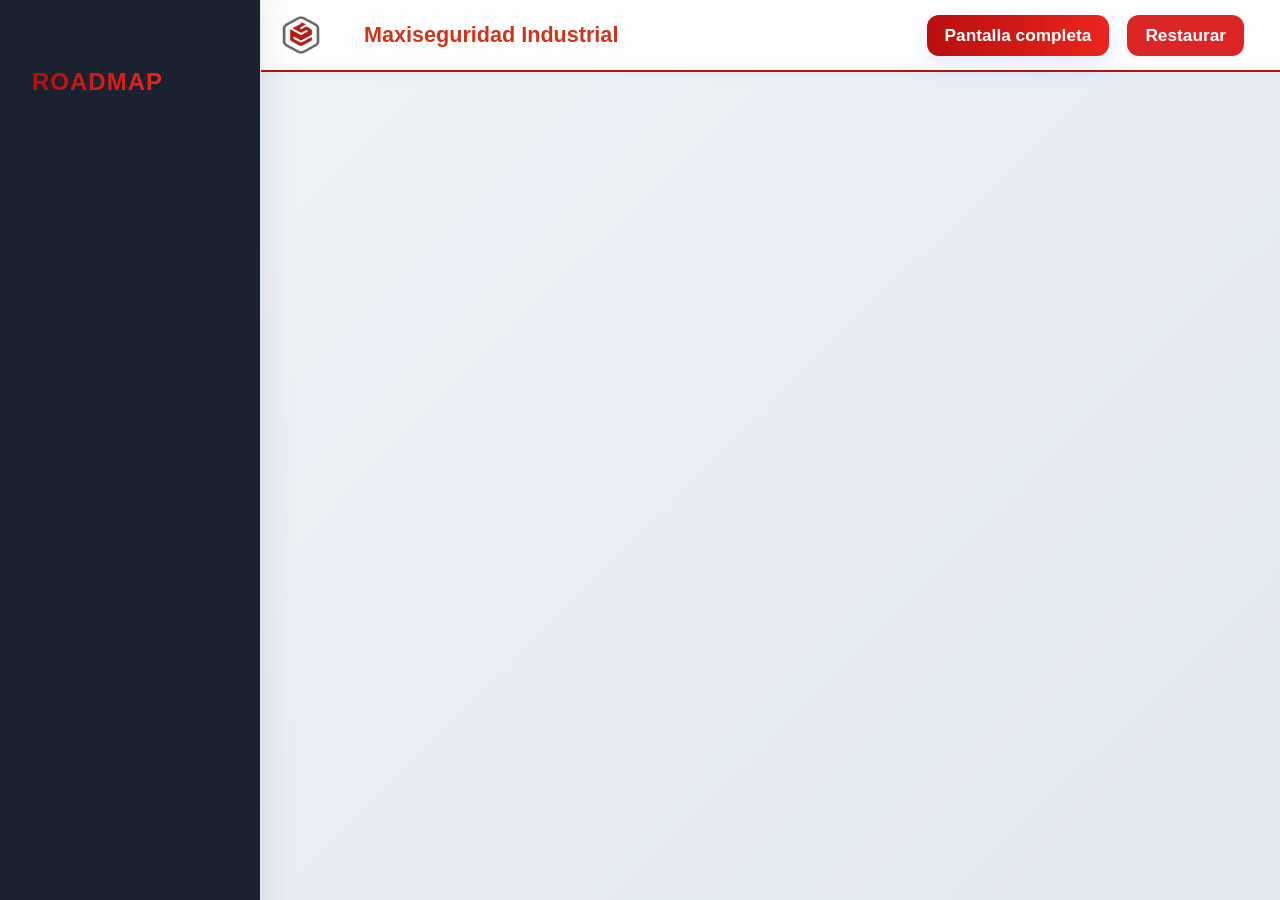
<file: index.html>
<!DOCTYPE html>
<html lang="es">

<head>
  <meta charset="UTF-8">
  <meta name="viewport" content="width=device-width, initial-scale=1.0">
  <title>Roadmap Maxiseguridad</title>
  <link rel="stylesheet" href="styles.css">
</head>

<body>
  <div class="sidebar" id="sidebar"></div>
  <div class="main">
    <div class="header">
      <img src="logo-ms.jpg" class="logo">
      <div class="title">Maxiseguridad Industrial</div>
      <a href="editor.html" style="margin-left:auto;">
        <button class="btn btn-primary" style="display: none">Editar datos</button>
      </a>
      <button id="fullscreenBtn" title="Pantalla completa" class="btn btn-primary" style="margin-left:18px;">Pantalla
        completa</button>
      <button id="restoreBtn" title="Restaurar valores por defecto" class="btn btn-danger"
        style="margin-left:18px;background:#dc2626;color:#fff;">Restaurar</button>
      <div id="toast" class="toast" style="display:none;"></div>
    </div>
    <div class="page-content" id="pageContent"></div>
  </div>
  <script>
    // --- Cargar slides desde localStorage (ambos formatos) ---
    let slides = [];
    if (localStorage.getItem('roadmap_slides')) {
      try { slides = JSON.parse(localStorage.getItem('roadmap_slides')); } catch { }
    } else if (localStorage.getItem('roadmap')) {
      try { slides = JSON.parse(localStorage.getItem('roadmap')); } catch { }
    }
    if (!Array.isArray(slides) || !slides.length) {
      [
        {
          "title": "Introducción",
          "color": "#fff",
          "fields": [
            {
              "label": "Objetivo",
              "type": "text",
              "value": "Desarrollo de un sistema de gestión y control de extintores, diseñado de forma moderna y adaptado a la operación de Maxiseguridad, que permitirá optimizar los procesos y mejorar la calidad del trabajo en las áreas de logística y taller."
            },
            {
              "label": "Enfoque de transformación digital",
              "type": "text",
              "value": "Optimizando los procesos operativos y elevando la calidad del trabajo en logística y taller mediante una solución moderna y adaptada a la operación."
            },
            {
              "label": "Resultado",
              "type": "text",
              "value": "Nos permitirá modernizar nuestros sistemas actuales y mejorar frente a nuestros clientes."
            },
            {
              "label": "Nuestro dolor en el proceso",
              "type": "textarea",
              "value": "   - Falta de trazabilidad del estado real de un extintor.\n\n   - Desconexión entre taller y logística, a nivel de software.\n\n   - Información dispersa o manual y no en tiempo real.\n\n   - Dificultad para auditar procesos.\n\n   - Errores en movimientos y estados.\n\n El desarrollo de un nuevo sistema buscará eliminar estos dolores centralizando todo en un flujo único digital, con fluidez y pragmatismo."
            }
          ]
        },
        {
          "title": "Sistema",
          "color": "#f8fafc",
          "fields": [
            {
              "label": "Backend",
              "type": "text",
              "value": "Arquitectura organizada y escalable en NodeJS, Sequelize y Mysql."
            },
            {
              "label": "Frontend",
              "type": "text",
              "value": "Dashboard inicial en Vite y React JS."
            },
            {
              "label": "Negocio",
              "type": "text",
              "value": "Se inició el relevamiento funcional del sistema actual (SIGEX) y de la operatoria real del taller y su vínculo con los procesos de logística."
            },
            {
              "label": "Análisis del sistema actual (SIGEX)",
              "type": "textarea",
              "value": "Se realizó un relevamiento inicial de los módulos existentes:\n\n• Gestión de clientes, proveedores y estructuras organizativas.\n• Gestión de equipos y planillas de trabajo.\n• Módulo de logística (recorridos, retiros, órdenes).\n• Facturación y cobranzas.\n• Reportes operativos y técnicos.\n• Controles periódicos e integración con otros sistemas.\n\nEste análisis permite identificar funcionalidades y oportunidades de mejora en usabilidad, integración y trazabilidad."
            }
          ]
        },
        {
          "title": "Etapa Actual",
          "color": "#fff",
          "fields": [
            {
              "label": "Análisis y Relevamiento Funcional",
              "type": "text",
              "value": "Actualmente el foco está en comprender el circuito operativo real, principalmente en el área de taller."
            },
            {
              "label": "Avances",
              "type": "textarea",
              "value": "• Inicio del análisis del ciclo de vida del extintor.\n• Identificación de etapas: recepción, inspección, reparación, pendiente de aprobación, carga, control, estampillado y despacho."
            },
            {
              "label": "Pendientes clave",
              "type": "textarea",
              "value": "• Definición del flujo completo con el área de taller.\n• Formalización del circuito operativo ideal."
            },
            {
              "label": "Próximas acciones inmediatas",
              "type": "textarea",
              "value": "• Relevamiento del circuito logístico.\n• Integración entre taller y logística."
            }
          ]
        },
        {
          "title": "Roadmap de Avance por Etapas",
          "color": "#fff",
          "fields": [
            {
              "label": "Timeline",
              "type": "timeline",
              "value": [
                {
                  "semana": "Etapa 1",
                  "titulo": "Definición del proceso operativo",
                  "detalle": "Formalización del flujo de taller.\n\nSemana del 27/4 al 2/5.",
                  "status": "done",
                  "progreso": 60
                },
                {
                  "semana": "Etapa 2",
                  "titulo": "Modelado del sistema",
                  "detalle": "Estados del extintor y lógica backend.\n\nSemana del 4/5 al 8/5.",
                  "status": "active",
                  "progreso": 60
                },
                {
                  "semana": "Etapa 3",
                  "titulo": "Desarrollo del módulo operativo",
                  "detalle": "Circuito operativo del extintor e integración con logística.\n\nSemana del 11/5 al 22/5.",
                  "status": "pending",
                  "progreso": 0
                },
                {
                  "semana": "Etapa 4",
                  "titulo": "Interfaces operativas para taller y logística",
                  "detalle": "UI para operarios y dashboard operativo.\n\nSemana del 26/5 al 8/6.",
                  "status": "pending",
                  "progreso": 20
                },
                {
                  "semana": "Etapa 5",
                  "titulo": "Testing y validación",
                  "detalle": "Pruebas con datos reales y ajustes.\n\nSemana del 8/6 al 22/6.",
                  "status": "pending",
                  "progreso": 20
                },
                {
                  "semana": "Etapa 6",
                  "titulo": "Puesta en producción",
                  "detalle": "Deploy progresivo por sector y mejoras continuas. Empezando con el área de taller.\n\nSemana del 23/6 al 6/7.",
                  "status": "pending",
                  "progreso": 0
                }
              ]
            }
          ]
        },
        {
          "title": "Línea de Mejora e Innovación",
          "color": "#fff",
          "fields": [
            {
              "label": "Investigación QR y Trazabilidad",
              "type": "timeline",
              "value": [
                {
                  "fase": "Concepto",
                  "titulo": "Trazabilidad con QR",
                  "detalle": "Seguimiento del proceso de extintores mediante códigos QR/NFC/CB.\n\nSemana del 11/5 al 22/5.",
                  "status": "active",
                  "progreso": 40
                },
                {
                  "fase": "Diseño funcional",
                  "titulo": "Modelo de eventos",
                  "detalle": "Eventos automáticos por escaneo de QR/NFC/CB dentro de taller.\n\nSemana del 11/5 al 22/5.",
                  "status": "active",
                  "progreso": 0
                },
                {
                  "fase": "Validación operativa",
                  "titulo": "Flujo en campo",
                  "detalle": "Prueba en operación real en procesos de taller y logística, con retiros, entregas y controles periódicos.\n\nSemana del 8/6 al 22/6.",
                  "status": "pending",
                  "progreso": 0
                }
              ]
            }
          ]
        },
        {
          "title": "Roadmap de Producción",
          "color": "#fff",
          "fields": [
            {
              "label": "Plan de entrega",
              "type": "timeline",
              "value": [
                {
                  "fase": "Fase 1",
                  "titulo": "Definición del proceso",
                  "detalle": "Flujo operativo base.\n\nSin fecha estimativa hasta estar en fechas de Etapa 6.",
                  "status": "done",
                  "progreso": 50
                },
                {
                  "fase": "Fase 2",
                  "titulo": "Modelado del sistema",
                  "detalle": "Backend y estados.\n\nSin fecha estimativa hasta estar en fechas de Etapa 6.",
                  "status": "active",
                  "progreso": 60
                },
                {
                  "fase": "Fase 3",
                  "titulo": "Desarrollo",
                  "detalle": "Implementación del sistema.\n\nSin fecha estimativa hasta estar en fechas de Etapa 6.",
                  "status": "pending",
                  "progreso": 0
                }
              ]
            }
          ]
        },
        {
          "title": "Conclusión",
          "color": "#fff",
          "fields": [
            {
              "label": "Resumen general",
              "type": "textarea",
              "value": "Este sistema representará una transformación operativa profunda del negocio, donde la tecnología es el habilitador, pero el verdadero cambio ocurrirá en la forma de trabajar, coordinar y controlar los procesos.\n\nEl éxito del proyecto no solo se medirá por la implementación técnica, sino por la adopción y mejora real en la operación diaria, logrando una gestión de extintores más eficiente, transparente y alineada con las necesidades de Maxiseguridad.\n\nUna clara mejoria es poder ampliar los procesos de taller que hoy se encuentran o se ven desde una macro general a una micro de cada extintor u orden, en la cual sepamos en todo momento en que parte del proceso se encuentra cada extintor, quien lo tiene, que le hicieron, que le falta, etc. Esto permitirá una trazabilidad total y una mejora en la gestión de los procesos."
            },
            {
              "label": "Proyección",
              "type": "textarea",
              "value": "El avance global estimado del sistema es del 26% considerando el desarrollo técnico y la definición funcional, con un enfoque claro en la validación operativa como próximo paso crítico.\n\nEl roadmap proyecta una entrega progresiva, con hitos claros en cada etapa, permitiendo iterar y ajustar el desarrollo según las necesidades reales del taller y logística, asegurando que la solución final sea efectiva y adoptada por los usuarios."
            }
          ]
        }
      ]
    }
    // --- Render Sidebar ---
    function renderSidebar() {
      const sb = document.getElementById('sidebar');
      sb.innerHTML = '<h2>ROADMAP</h2>';
      slides.forEach((slide, idx) => {
        const item = document.createElement('div');
        item.className = 'menu-item' + (idx === 0 ? ' active' : '');
        item.innerText = slide.title || `Slide ${idx + 1}`;
        item.onclick = () => showSlide(idx);
        sb.appendChild(item);
      });
    }
    // --- Helpers para color de título ---
    function getColor(val) {
      if (!val) return '';
      if (val.startsWith('var(')) return val;
      if (val.startsWith('#') || val.startsWith('rgb')) return val;
      // Permitir nombres de color del logo
      if (val === 'rojo' || val === 'red') return 'var(--logo-red)';
      if (val === 'azul' || val === 'blue') return 'var(--logo-blue)';
      if (val === 'amarillo' || val === 'yellow') return 'var(--logo-yellow)';
      if (val === 'oscuro' || val === 'dark') return 'var(--logo-dark)';
      return val;
    }

    // --- Render Slides ---
    function renderSlides() {
      const pc = document.getElementById('pageContent');
      pc.innerHTML = '';
      slides.forEach((slide, idx) => {
        const slideDiv = document.createElement('div');
        slideDiv.className = 'slide' + (idx === 0 ? ' active' : '');
        slideDiv.style.background = slide.color || '#fff';
        // Título
        const title = document.createElement('h1');
        title.innerText = slide.title || `Slide ${idx + 1}`;
        if (slide.titleColor) title.style.color = getColor(slide.titleColor);
        slideDiv.appendChild(title);
        // Campos
        if (slide.fields && slide.fields.length) {
          const grid = document.createElement('div');
          grid.className = 'grid';
          let blockFields = [];
          slide.fields.forEach(field => {
            if (field.type === 'timeline') return blockFields.push(field);
            if (field.type === 'textarea') return blockFields.push(field);
            if (field.type === 'color') return blockFields.push(field);
            // Card para tipos simples
            const card = document.createElement('div');
            card.className = 'card';
            if (field.type === 'text' || field.type === 'number') {
              const h3 = document.createElement('h3');
              h3.innerText = field.label;
              if (field.titleColor) h3.style.color = getColor(field.titleColor);
              card.appendChild(h3);
              const p = document.createElement('p');
              p.innerText = field.value;
              card.appendChild(p);
            } else if (field.type === 'image') {
              const h3 = document.createElement('h3');
              h3.innerText = field.label;
              if (field.titleColor) h3.style.color = getColor(field.titleColor);
              card.appendChild(h3);
              const img = document.createElement('img');
              img.src = field.value;
              img.alt = field.label;
              img.style.maxWidth = '100%';
              img.style.borderRadius = '8px';
              img.style.marginTop = '8px';
              card.appendChild(img);
            }
            grid.appendChild(card);
          });
          if (grid.children.length) slideDiv.appendChild(grid);
          // Bloques especiales (textarea, timeline, color)
          blockFields.forEach(field => {
            if (field.type === 'textarea') {
              const block = document.createElement('div');
              block.className = 'block';
              const h3 = document.createElement('h3');
              h3.innerText = field.label;
              if (field.titleColor) h3.style.color = getColor(field.titleColor);
              block.appendChild(h3);
              const p = document.createElement('div');
              p.innerText = field.value;
              block.appendChild(p);
              slideDiv.appendChild(block);
            } else if (field.type === 'color') {
              const block = document.createElement('div');
              block.className = 'block';
              const h3 = document.createElement('h3');
              h3.innerText = field.label;
              if (field.titleColor) h3.style.color = getColor(field.titleColor);
              block.appendChild(h3);
              const colorBox = document.createElement('div');
              colorBox.style.width = '60px';
              colorBox.style.height = '30px';
              colorBox.style.borderRadius = '6px';
              colorBox.style.background = field.value;
              colorBox.style.border = '1.5px solid #e2e8f0';
              colorBox.style.margin = '8px 0';
              block.appendChild(colorBox);
              slideDiv.appendChild(block);
            } else if (field.type === 'timeline') {
              const block = document.createElement('div');
              block.className = 'timeline-pro';
              block.innerHTML = '<div class="line"></div>';
              // Progreso global
              let total = 0, sum = 0;
              if (Array.isArray(field.value)) {
                total = field.value.length;
                sum = field.value.reduce((acc, s) => acc + (s.progreso || 0), 0);
              }
              const global = document.createElement('div');
              global.style.marginBottom = '20px';
              global.innerHTML = 'Progreso total: <b>' + (total ? Math.round(sum / total) : 0) + '%</b>';
              block.appendChild(global);
              // Timeline
              if (Array.isArray(field.value)) {
                field.value.forEach((step, i) => {
                  const div = document.createElement('div');
                  div.className = 'timeline-item ' + (step.status || '');
                  div.innerHTML = `
                    <div class="timeline-card">
                      <h3${step.titleColor ? ` style=\"color:${getColor(step.titleColor)}\"` : ''}>${step.semana || ''}</h3>
                      <p><b>${step.titulo || ''}</b></p>
                      <p>${step.detalle || ''}</p>
                      <div class="progress-bar"><div style="width:${step.progreso || 0}%"></div></div>
                    </div>
                    <div class="dot"></div>
                  `;
                  block.appendChild(div);
                });
              }
              slideDiv.appendChild(block);
            }
          });
        }
        document.getElementById('pageContent').appendChild(slideDiv);
      });
    }
    // --- Navegación ---
    function showSlide(idx) {
      document.querySelectorAll('.slide').forEach((s, i) => s.classList.toggle('active', i === idx));
      document.querySelectorAll('.menu-item').forEach((m, i) => m.classList.toggle('active', i === idx));
    }
    // --- Pantalla completa ---
    document.getElementById('fullscreenBtn').onclick = function () {
      const docElm = document.documentElement;
      if (!document.fullscreenElement) {
        if (docElm.requestFullscreen) docElm.requestFullscreen();
        else if (docElm.mozRequestFullScreen) docElm.mozRequestFullScreen();
        else if (docElm.webkitRequestFullscreen) docElm.webkitRequestFullscreen();
        else if (docElm.msRequestFullscreen) docElm.msRequestFullscreen();
      } else {
        if (document.exitFullscreen) document.exitFullscreen();
        else if (document.mozCancelFullScreen) document.mozCancelFullScreen();
        else if (document.webkitExitFullscreen) document.webkitExitFullscreen();
        else if (document.msExitFullscreen) document.msExitFullscreen();
      }
    };
    // --- Toast profesional ---
    function showMessage(msg, color = '#16a34a') {
      const toast = document.getElementById('toast');
      let icon = '';
      toast.className = 'toast';
      toast.style.display = 'flex';
      if (color === '#16a34a' || color === 'var(--success)') {
        toast.classList.add('toast-success');
        icon = '✔️';
      } else if (color === '#d32f2f' || color === 'var(--danger)') {
        toast.classList.add('toast-error');
        icon = '❌';
      } else {
        icon = 'ℹ️';
      }
      toast.innerHTML = `<span style='font-size:1.35em;margin-right:6px;'>${icon}</span> <span>${msg}</span>`;
      setTimeout(() => { toast.classList.add('toast-show'); }, 10);
      setTimeout(() => {
        toast.classList.remove('toast-show');
        setTimeout(() => { toast.className = 'toast'; toast.innerHTML = ''; toast.style.display = 'none'; }, 400);
      }, 2200);
    }

    // --- Restaurar valores por defecto ---
    document.getElementById('restoreBtn').onclick = function () {
      if (confirm('¿Seguro que quieres restaurar los valores por defecto? Se perderán los cambios no guardados.')) {
        localStorage.removeItem('roadmap_slides');
        localStorage.removeItem('roadmap');
        // JSON por defecto (idéntico al inicial)
        slides = 
        [
            {
              "title": "Introducción",
              "color": "#fff",
              "fields": [
                {
                  "label": "Objetivo",
                  "type": "text",
                  "value": "Desarrollo de un sistema de gestión y control de extintores, diseñado de forma moderna y adaptado a la operación de Maxiseguridad, que permitirá optimizar los procesos y mejorar la calidad del trabajo en las áreas de logística y taller."
                },
                {
                  "label": "Enfoque de transformación digital",
                  "type": "text",
                  "value": "Optimizando los procesos operativos y elevando la calidad del trabajo en logística y taller mediante una solución moderna y adaptada a la operación."
                },
                {
                  "label": "Resultado",
                  "type": "text",
                  "value": "Nos permitirá modernizar nuestros sistemas actuales y mejorar frente a nuestros clientes."
                },
                {
                  "label": "Nuestro dolor en el proceso",
                  "type": "textarea",
                  "value": "   - Falta de trazabilidad del estado real de un extintor.\n\n   - Desconexión entre taller y logística, a nivel de software.\n\n   - Información dispersa o manual y no en tiempo real.\n\n   - Dificultad para auditar procesos.\n\n   - Errores en movimientos y estados.\n\n El desarrollo de un nuevo sistema buscará eliminar estos dolores centralizando todo en un flujo único digital, con fluidez y pragmatismo."
                }
              ]
            },
            {
              "title": "Sistema",
              "color": "#f8fafc",
              "fields": [
                {
                  "label": "Backend",
                  "type": "text",
                  "value": "Arquitectura organizada y escalable en NodeJS, Sequelize y Mysql."
                },
                {
                  "label": "Frontend",
                  "type": "text",
                  "value": "Dashboard inicial en Vite y React JS."
                },
                {
                  "label": "Negocio",
                  "type": "text",
                  "value": "Se inició el relevamiento funcional del sistema actual (SIGEX) y de la operatoria real del taller y su vínculo con los procesos de logística."
                },
                {
                  "label": "Análisis del sistema actual (SIGEX)",
                  "type": "textarea",
                  "value": "Se realizó un relevamiento inicial de los módulos existentes:\n\n• Gestión de clientes, proveedores y estructuras organizativas.\n• Gestión de equipos y planillas de trabajo.\n• Módulo de logística (recorridos, retiros, órdenes).\n• Facturación y cobranzas.\n• Reportes operativos y técnicos.\n• Controles periódicos e integración con otros sistemas.\n\nEste análisis permite identificar funcionalidades y oportunidades de mejora en usabilidad, integración y trazabilidad."
                }
              ]
            },
            {
              "title": "Etapa Actual",
              "color": "#fff",
              "fields": [
                {
                  "label": "Análisis y Relevamiento Funcional",
                  "type": "text",
                  "value": "Actualmente el foco está en comprender el circuito operativo real, principalmente en el área de taller."
                },
                {
                  "label": "Avances",
                  "type": "textarea",
                  "value": "• Inicio del análisis del ciclo de vida del extintor.\n• Identificación de etapas: recepción, inspección, reparación, pendiente de aprobación, carga, control, estampillado y despacho."
                },
                {
                  "label": "Pendientes clave",
                  "type": "textarea",
                  "value": "• Definición del flujo completo con el área de taller.\n• Formalización del circuito operativo ideal."
                },
                {
                  "label": "Próximas acciones inmediatas",
                  "type": "textarea",
                  "value": "• Relevamiento del circuito logístico.\n• Integración entre taller y logística."
                }
              ]
            },
            {
              "title": "Roadmap de Avance por Etapas",
              "color": "#fff",
              "fields": [
                {
                  "label": "Timeline",
                  "type": "timeline",
                  "value": [
                    {
                      "semana": "Etapa 1",
                      "titulo": "Definición del proceso operativo",
                      "detalle": "Formalización del flujo de taller.\n\nSemana del 27/4 al 2/5.",
                      "status": "done",
                      "progreso": 60
                    },
                    {
                      "semana": "Etapa 2",
                      "titulo": "Modelado del sistema",
                      "detalle": "Estados del extintor y lógica backend.\n\nSemana del 4/5 al 8/5.",
                      "status": "active",
                      "progreso": 60
                    },
                    {
                      "semana": "Etapa 3",
                      "titulo": "Desarrollo del módulo operativo",
                      "detalle": "Circuito operativo del extintor e integración con logística.\n\nSemana del 11/5 al 22/5.",
                      "status": "pending",
                      "progreso": 0
                    },
                    {
                      "semana": "Etapa 4",
                      "titulo": "Interfaces operativas para taller y logística",
                      "detalle": "UI para operarios y dashboard operativo.\n\nSemana del 26/5 al 8/6.",
                      "status": "pending",
                      "progreso": 20
                    },
                    {
                      "semana": "Etapa 5",
                      "titulo": "Testing y validación",
                      "detalle": "Pruebas con datos reales y ajustes.\n\nSemana del 8/6 al 22/6.",
                      "status": "pending",
                      "progreso": 20
                    },
                    {
                      "semana": "Etapa 6",
                      "titulo": "Puesta en producción",
                      "detalle": "Deploy progresivo por sector y mejoras continuas. Empezando con el área de taller.\n\nSemana del 23/6 al 6/7.",
                      "status": "pending",
                      "progreso": 0
                    }
                  ]
                }
              ]
            },
            {
              "title": "Línea de Mejora e Innovación",
              "color": "#fff",
              "fields": [
                {
                  "label": "Investigación QR y Trazabilidad",
                  "type": "timeline",
                  "value": [
                    {
                      "fase": "Concepto",
                      "titulo": "Trazabilidad con QR",
                      "detalle": "Seguimiento del proceso de extintores mediante códigos QR/NFC/CB.\n\nSemana del 11/5 al 22/5.",
                      "status": "active",
                      "progreso": 40
                    },
                    {
                      "fase": "Diseño funcional",
                      "titulo": "Modelo de eventos",
                      "detalle": "Eventos automáticos por escaneo de QR/NFC/CB dentro de taller.\n\nSemana del 11/5 al 22/5.",
                      "status": "active",
                      "progreso": 0
                    },
                    {
                      "fase": "Validación operativa",
                      "titulo": "Flujo en campo",
                      "detalle": "Prueba en operación real en procesos de taller y logística, con retiros, entregas y controles periódicos.\n\nSemana del 8/6 al 22/6.",
                      "status": "pending",
                      "progreso": 0
                    }
                  ]
                }
              ]
            },
            {
              "title": "Roadmap de Producción",
              "color": "#fff",
              "fields": [
                {
                  "label": "Plan de entrega",
                  "type": "timeline",
                  "value": [
                    {
                      "fase": "Fase 1",
                      "titulo": "Definición del proceso",
                      "detalle": "Flujo operativo base.\n\nSin fecha estimativa hasta estar en fechas de Etapa 6.",
                      "status": "done",
                      "progreso": 50
                    },
                    {
                      "fase": "Fase 2",
                      "titulo": "Modelado del sistema",
                      "detalle": "Backend y estados.\n\nSin fecha estimativa hasta estar en fechas de Etapa 6.",
                      "status": "active",
                      "progreso": 60
                    },
                    {
                      "fase": "Fase 3",
                      "titulo": "Desarrollo",
                      "detalle": "Implementación del sistema.\n\nSin fecha estimativa hasta estar en fechas de Etapa 6.",
                      "status": "pending",
                      "progreso": 0
                    }
                  ]
                }
              ]
            },
            {
              "title": "Conclusión",
              "color": "#fff",
              "fields": [
                {
                  "label": "Resumen general",
                  "type": "textarea",
                  "value": "Este sistema representará una transformación operativa profunda del negocio, donde la tecnología es el habilitador, pero el verdadero cambio ocurrirá en la forma de trabajar, coordinar y controlar los procesos.\n\nEl éxito del proyecto no solo se medirá por la implementación técnica, sino por la adopción y mejora real en la operación diaria, logrando una gestión de extintores más eficiente, transparente y alineada con las necesidades de Maxiseguridad.\n\nUna clara mejoria es poder ampliar los procesos de taller que hoy se encuentran o se ven desde una macro general a una micro de cada extintor u orden, en la cual sepamos en todo momento en que parte del proceso se encuentra cada extintor, quien lo tiene, que le hicieron, que le falta, etc. Esto permitirá una trazabilidad total y una mejora en la gestión de los procesos."
                },
                {
                  "label": "Proyección",
                  "type": "textarea",
                  "value": "El avance global estimado del sistema es del 26% considerando el desarrollo técnico y la definición funcional, con un enfoque claro en la validación operativa como próximo paso crítico.\n\nEl roadmap proyecta una entrega progresiva, con hitos claros en cada etapa, permitiendo iterar y ajustar el desarrollo según las necesidades reales del taller y logística, asegurando que la solución final sea efectiva y adoptada por los usuarios."
                }
              ]
            }
          ];
        renderSidebar();
        renderSlides();
        showMessage('¡Valores restaurados por defecto!', 'var(--success)');
      }
    };

    // --- Init ---
    renderSidebar();
    renderSlides();
  </script>
</body>

</html>
</file>
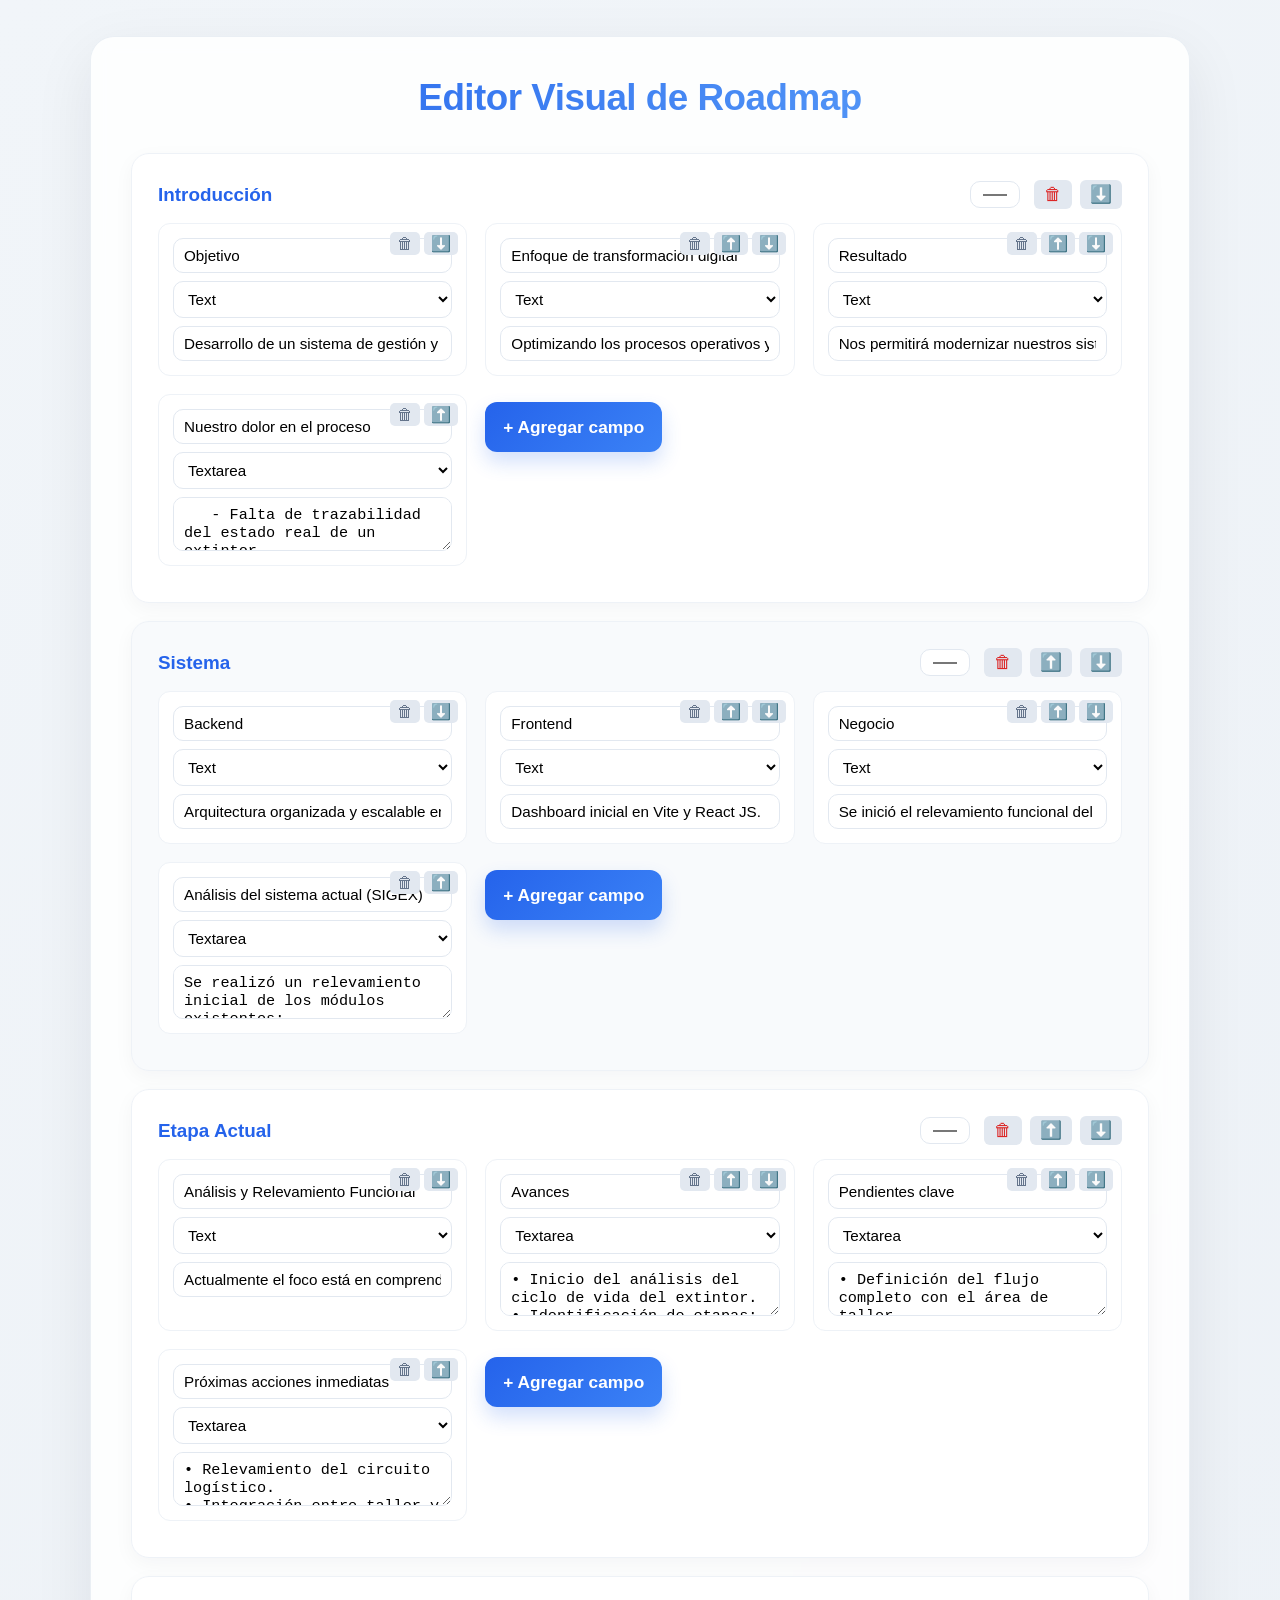
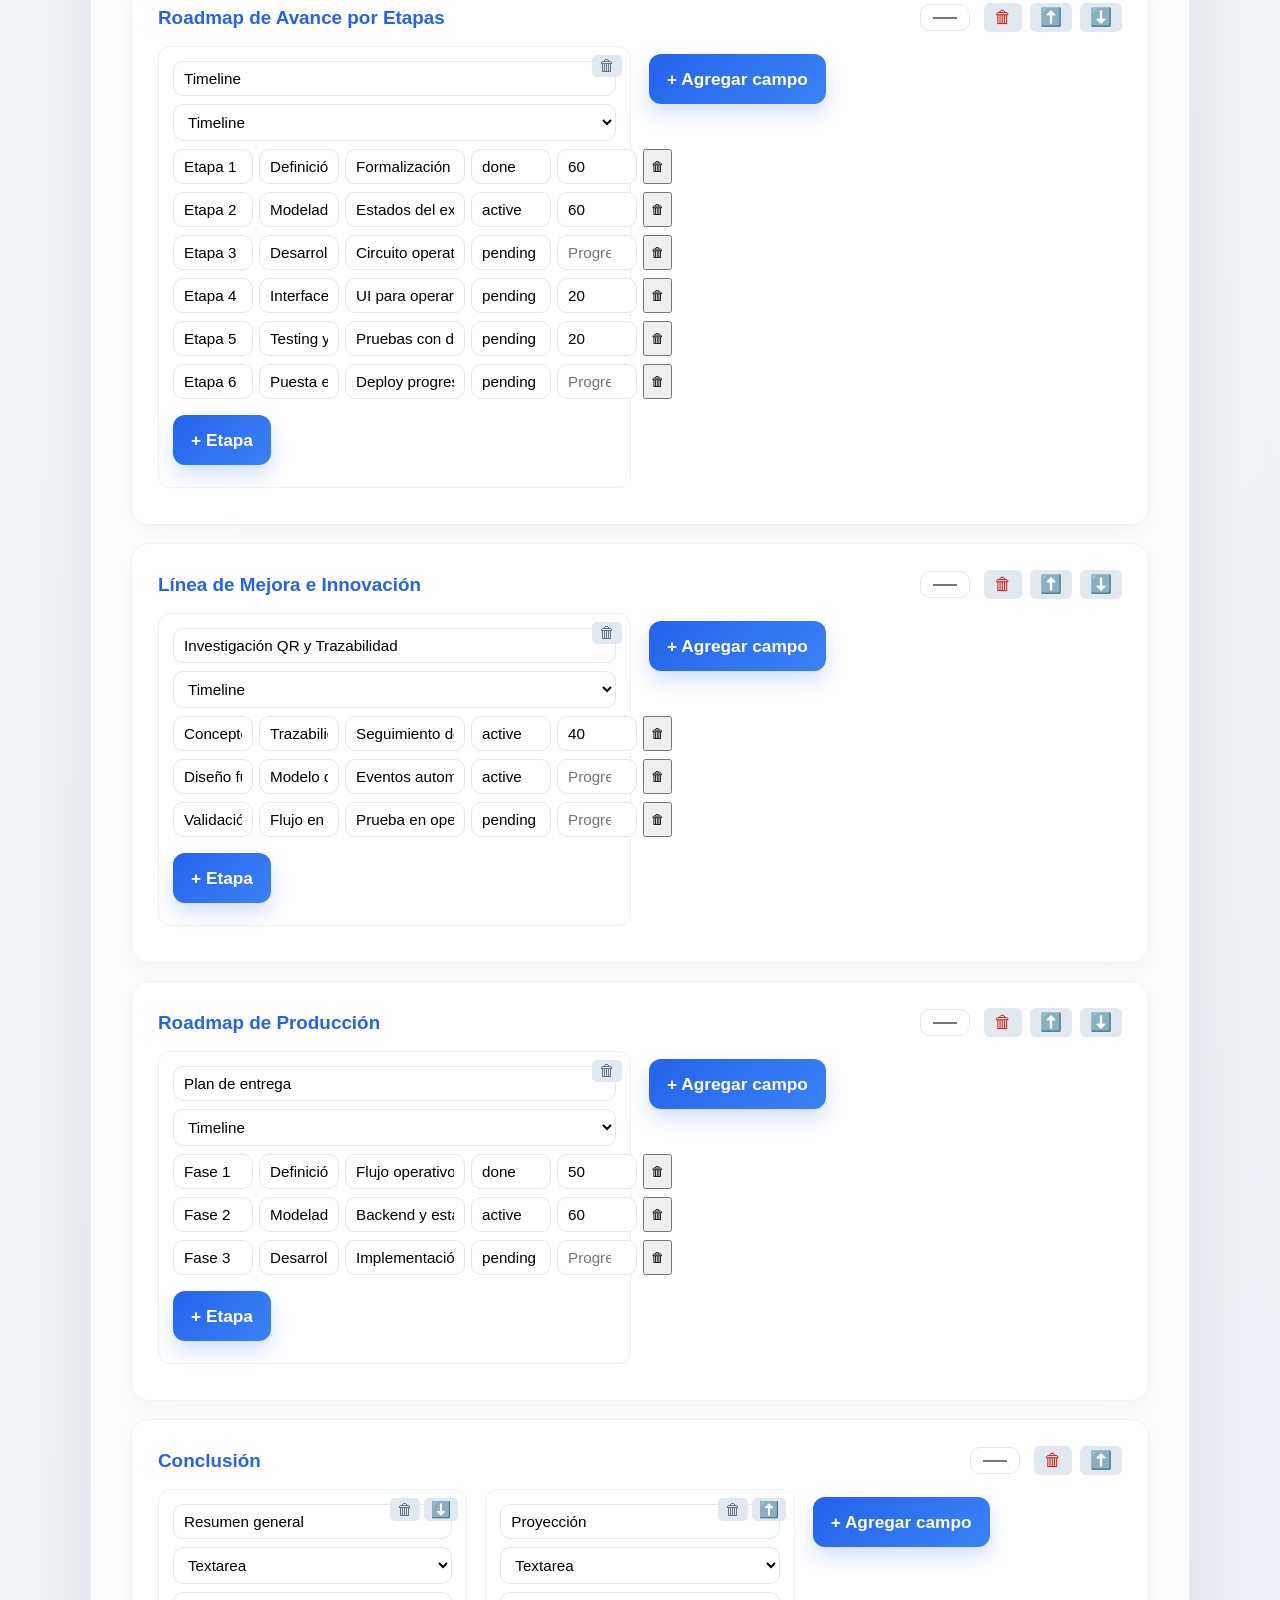
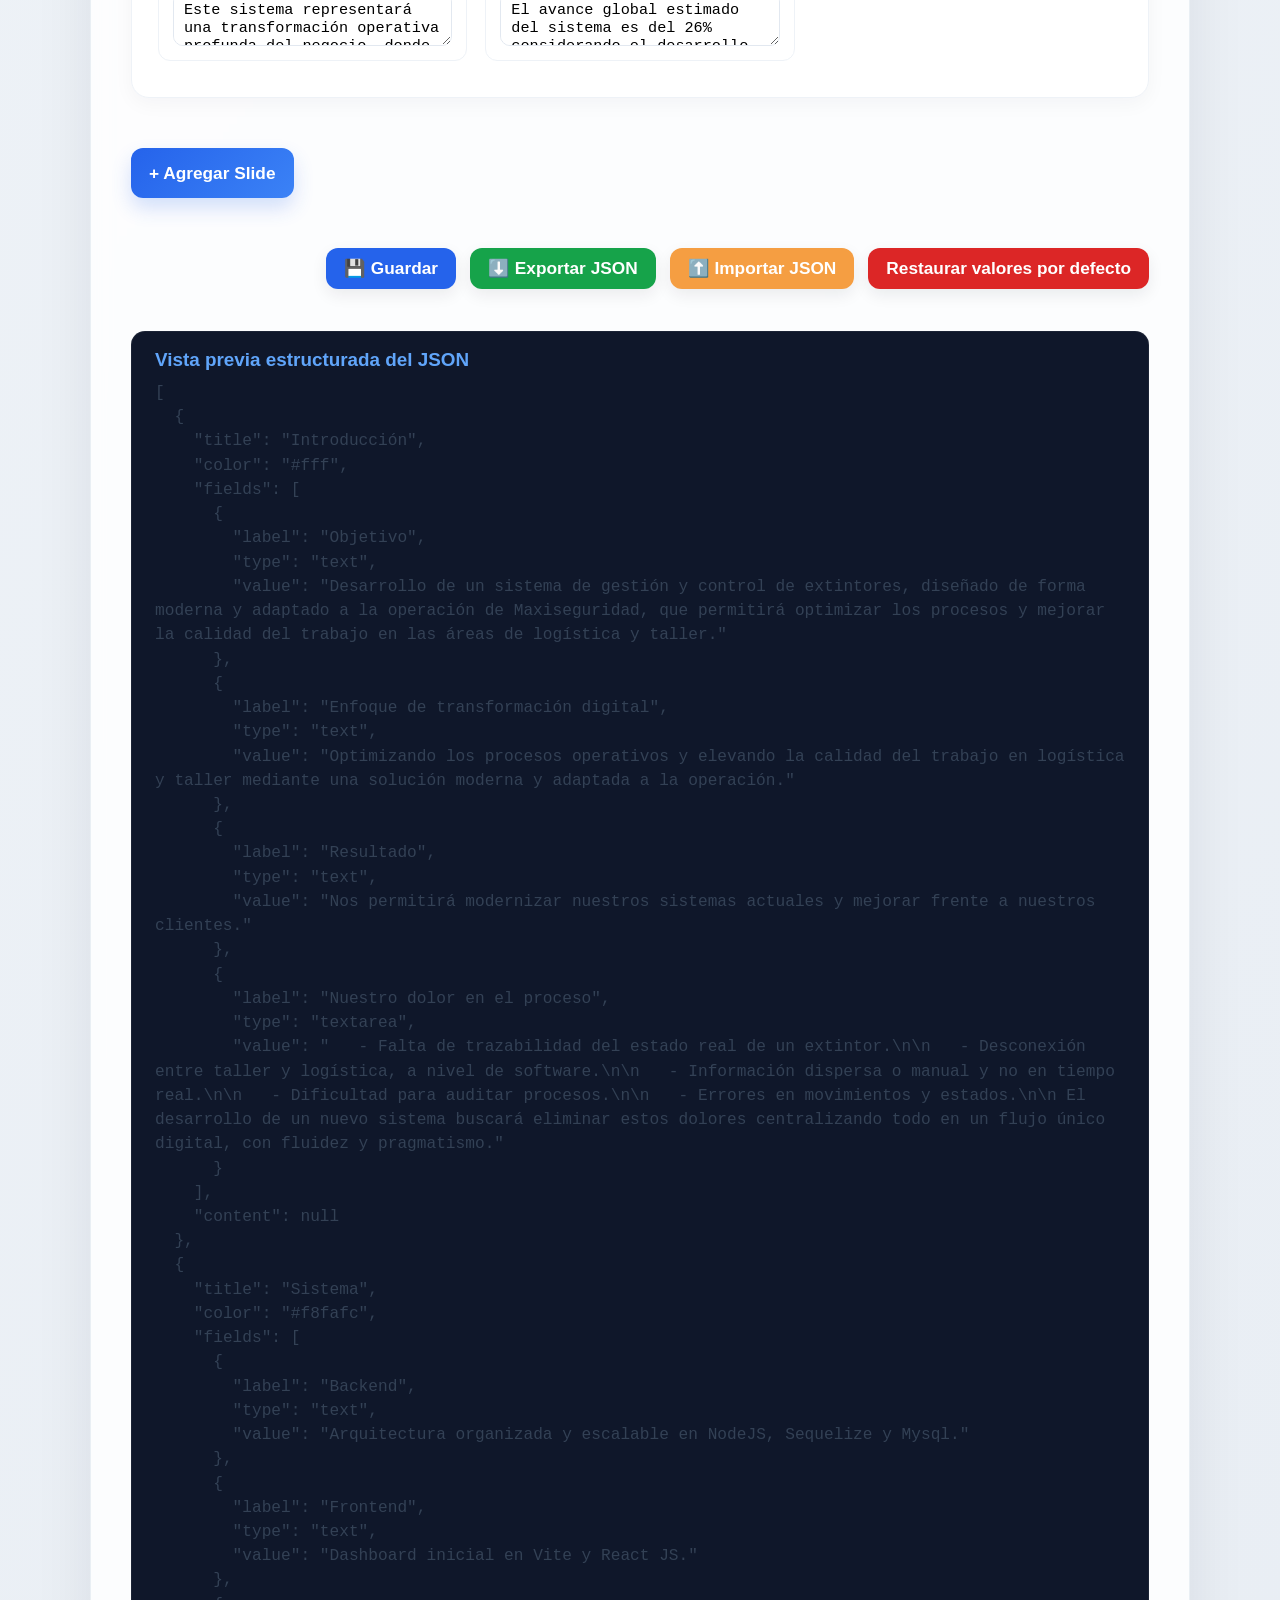
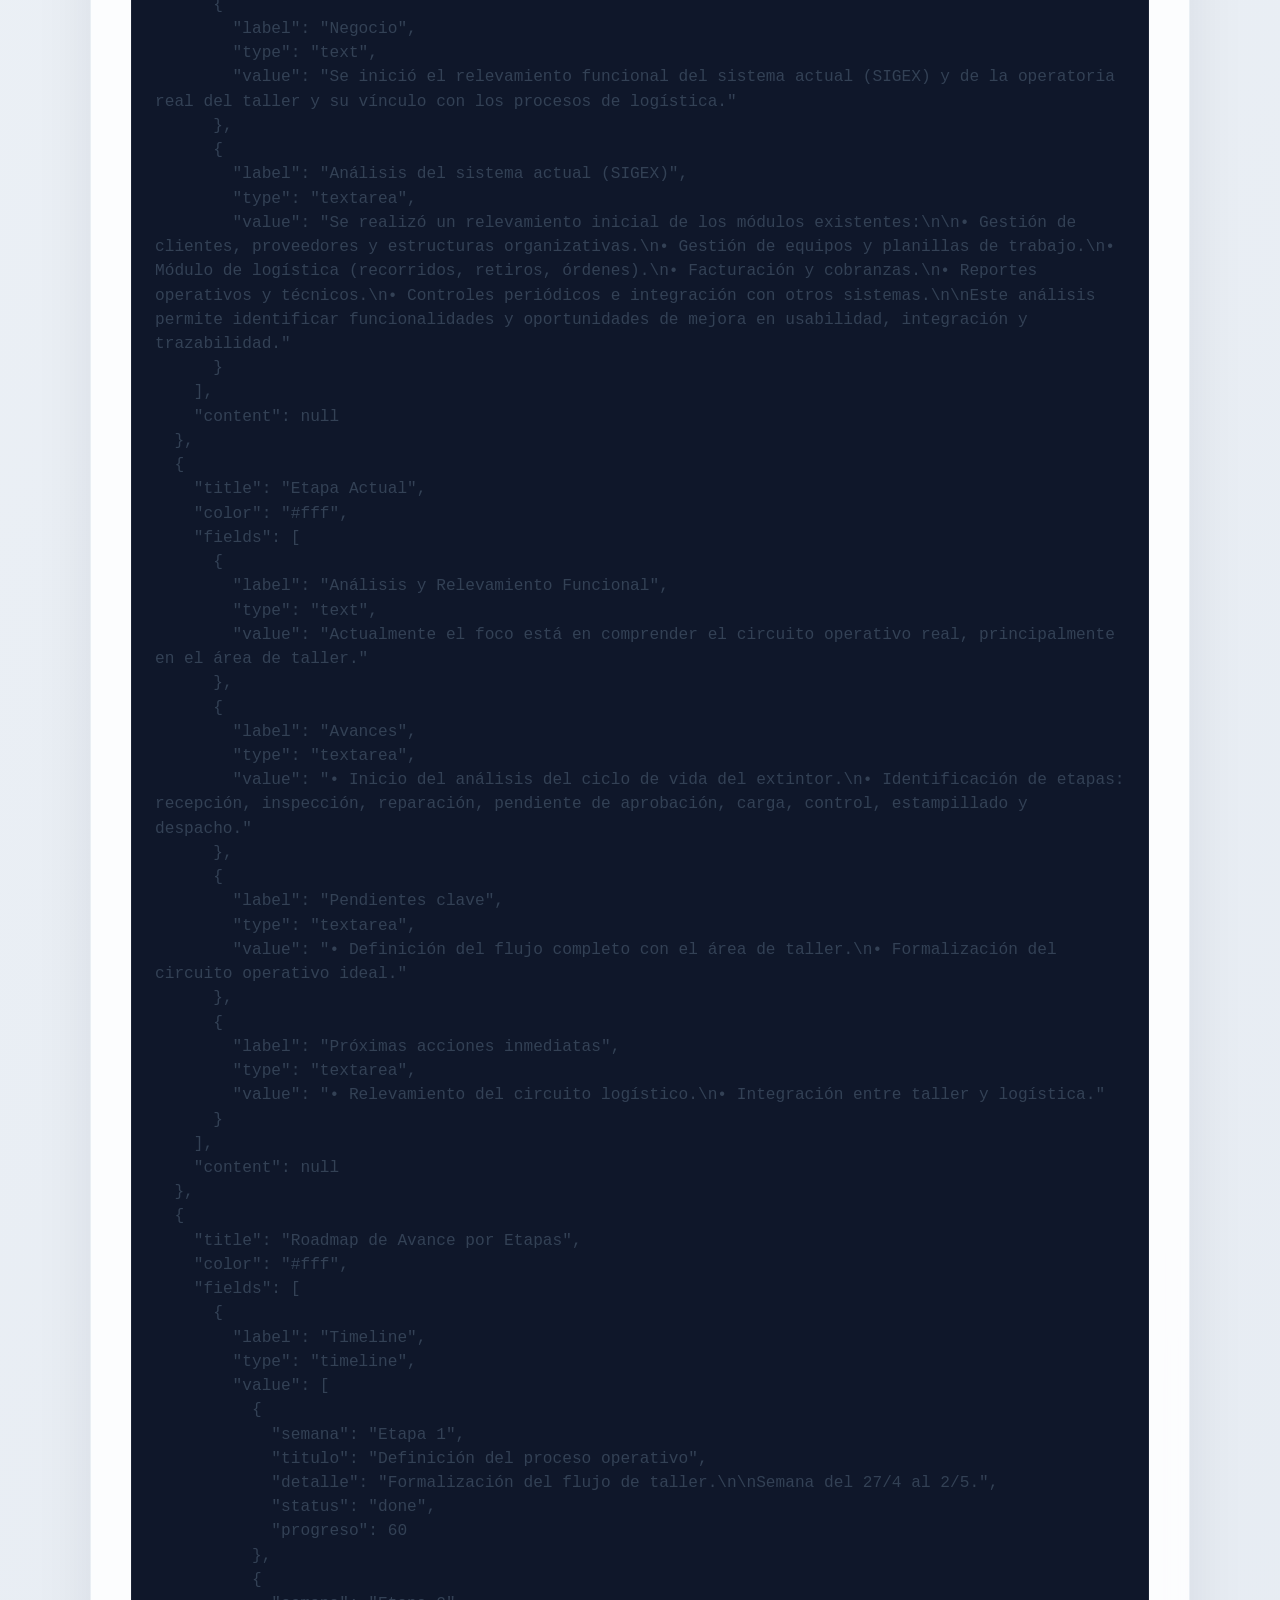
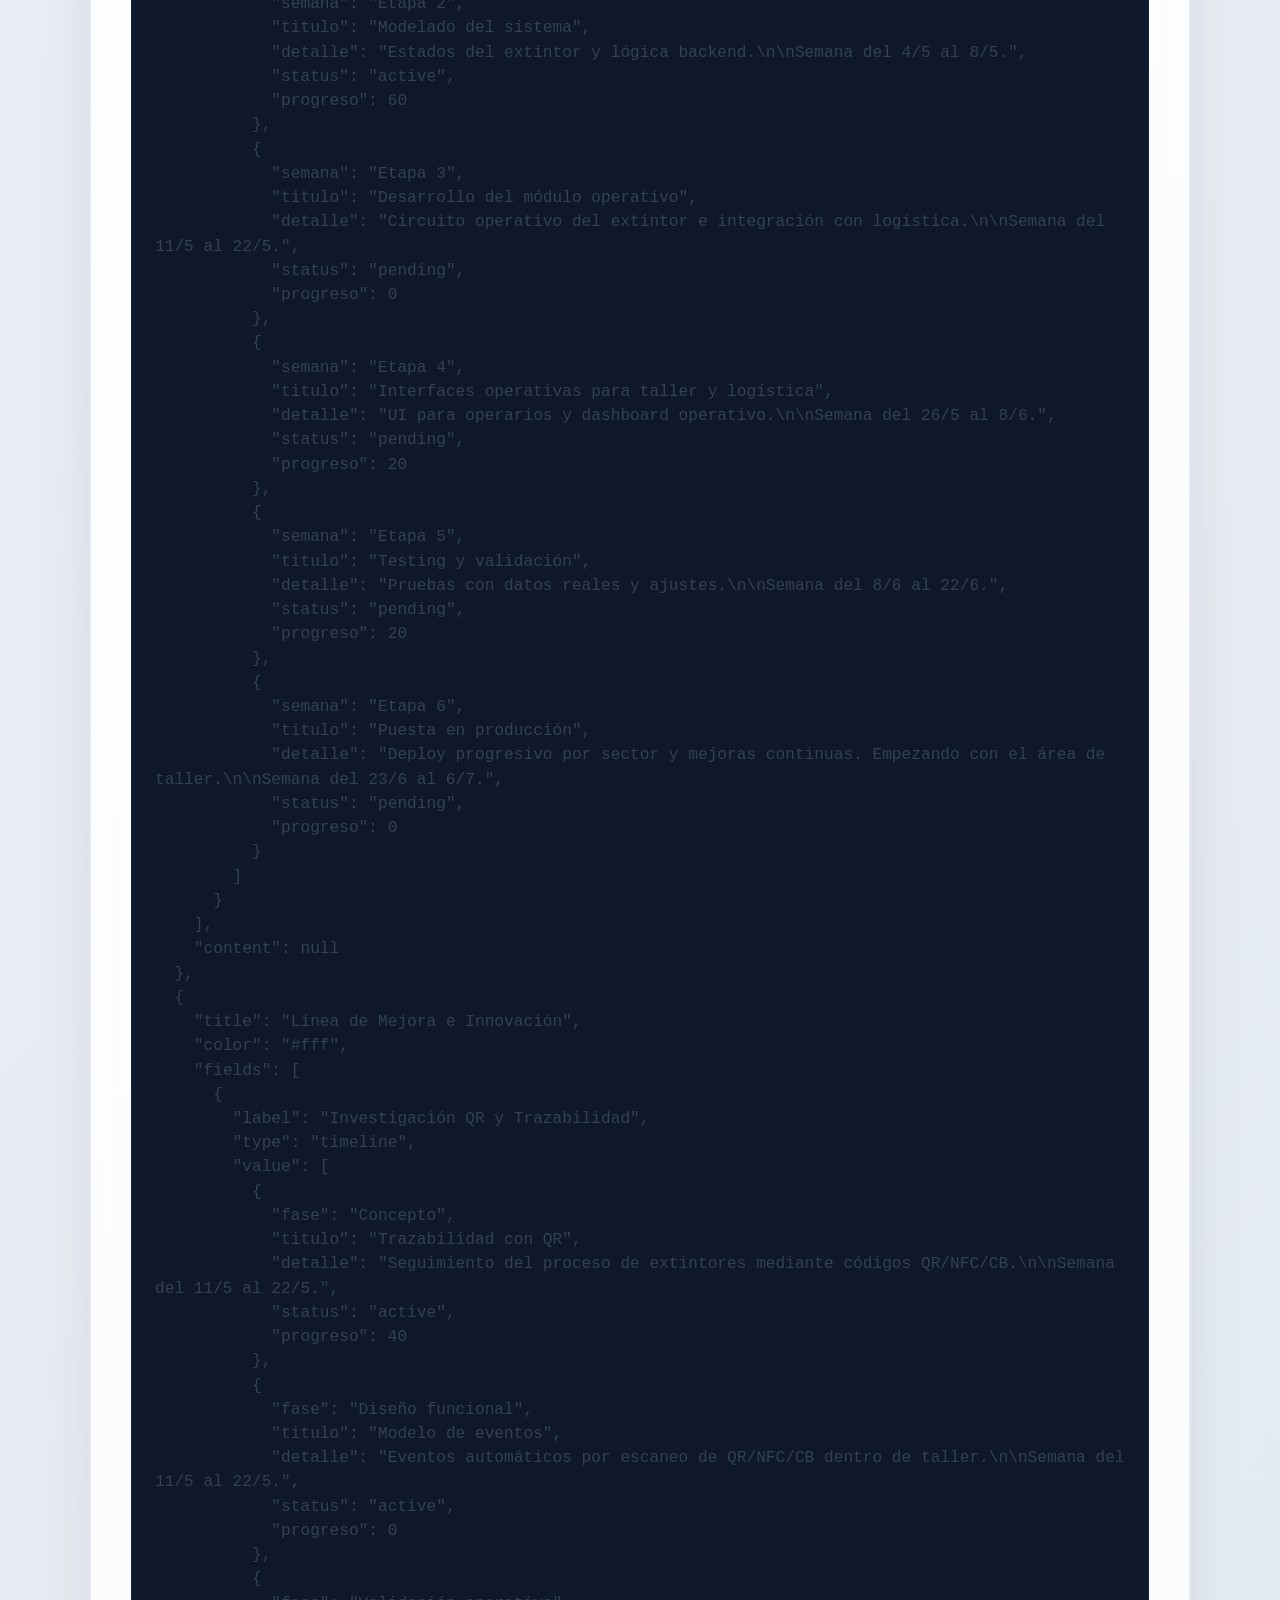
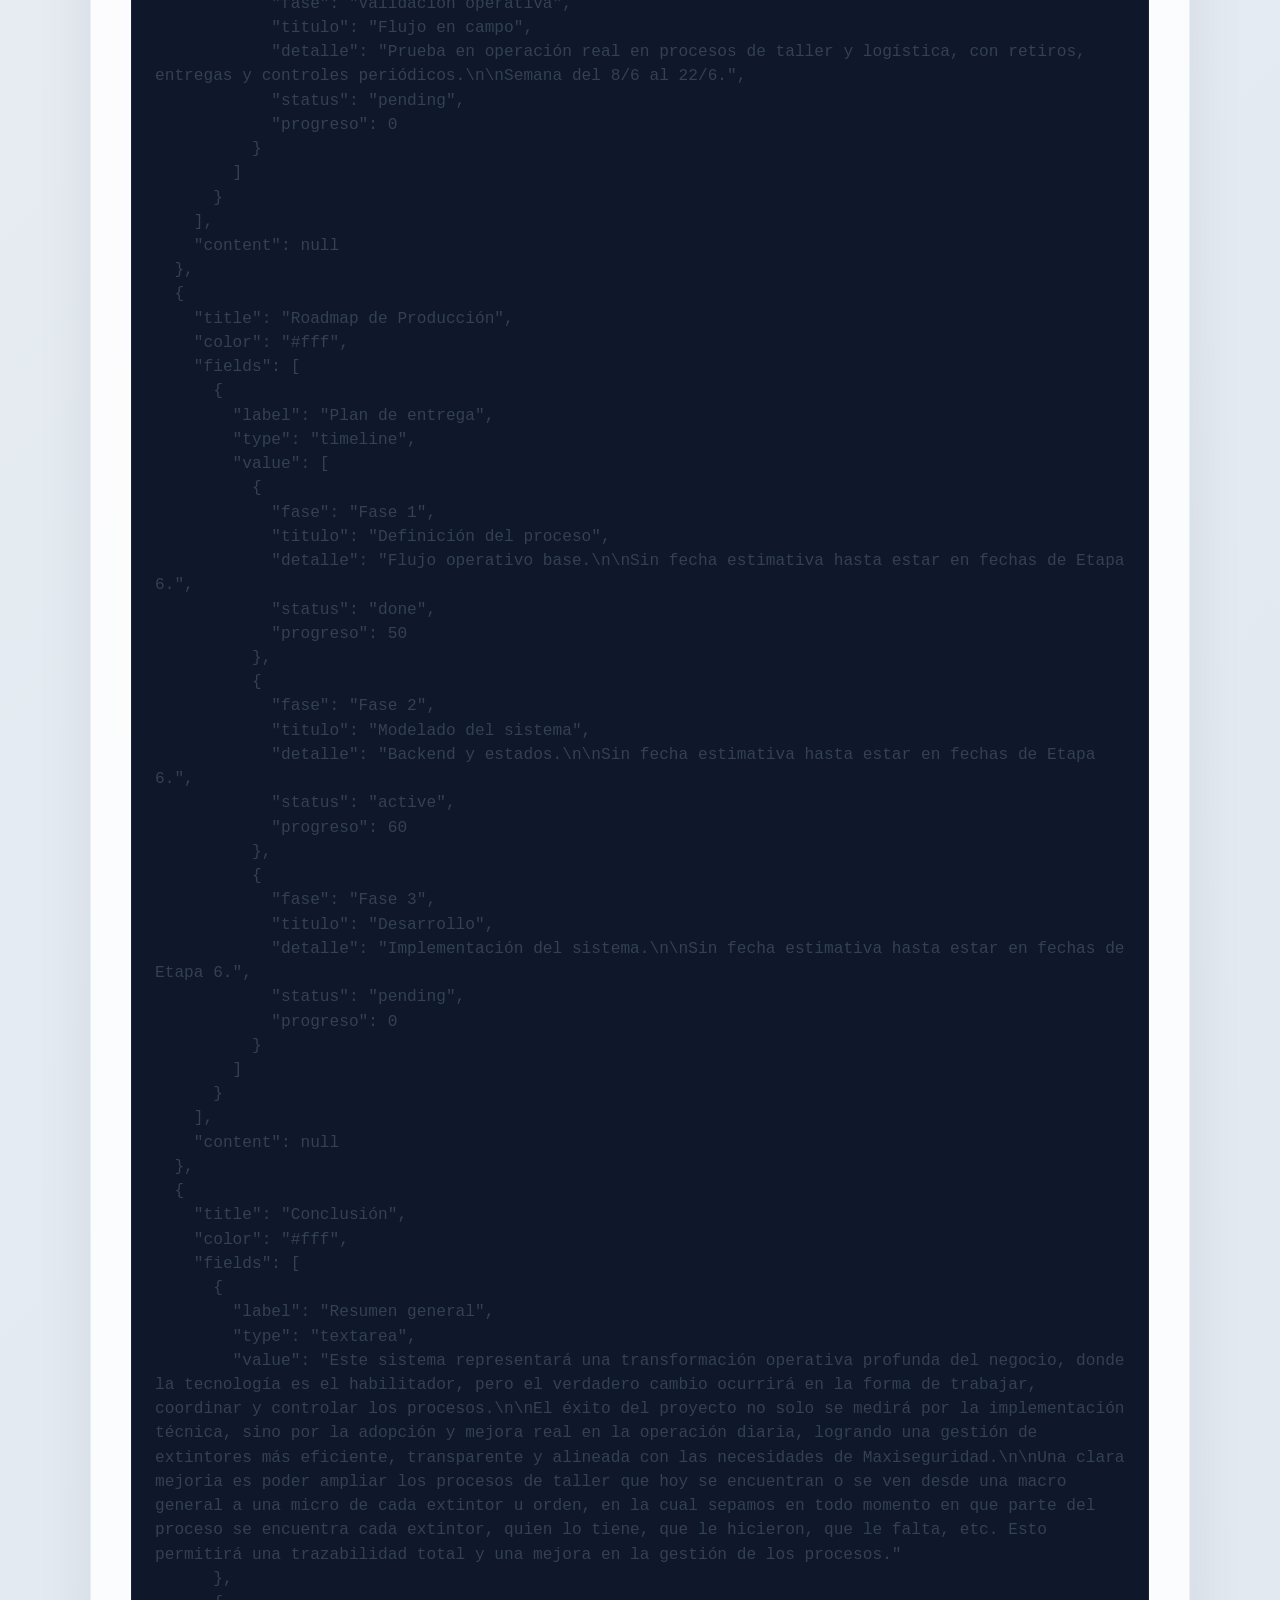
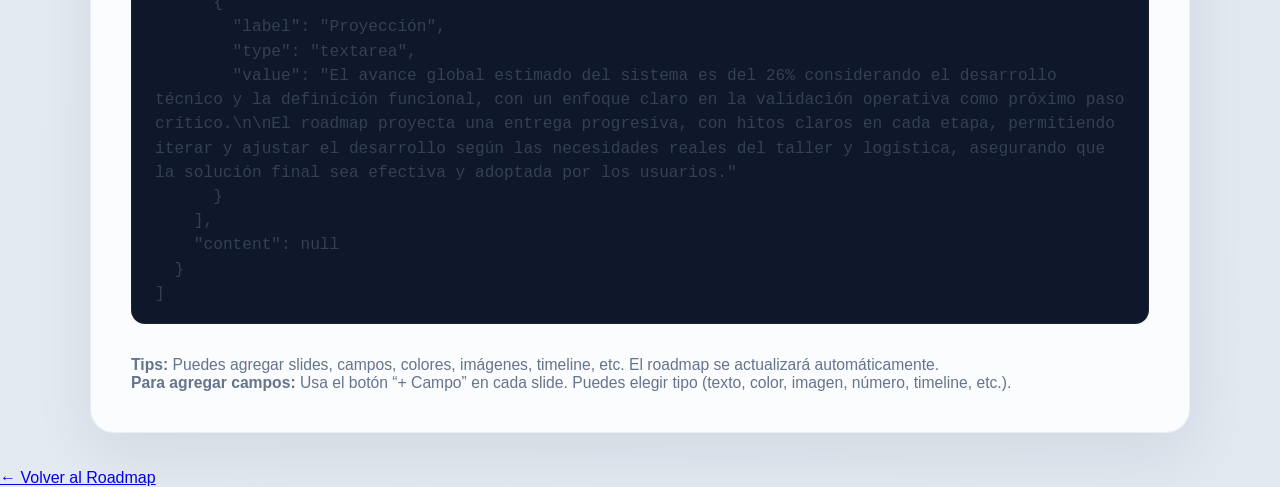
<file: editor.html>
<!DOCTYPE html>
<html lang="es">

<head>
  <meta charset="UTF-8">
  <title>Editor Visual de Roadmap</title>
  <style>
    :root {
      --primary: #2563eb;
      --danger: #dc2626;
      --success: #16a34a;
      --bg: #f1f5f9;
      --card: #fff;
      --border: #e2e8f0;
      --text: #0f172a;
      --muted: #64748b;
    }

    * {
      box-sizing: border-box;
    }

    /* Toast flotante */
    .toast {
      position: fixed;
      right: 32px;
      bottom: 32px;
      min-width: 220px;
      max-width: 340px;
      background: rgba(30, 41, 59, 0.96);
      color: #fff;
      border-radius: 16px;
      box-shadow: 0 12px 48px 0 rgba(30, 41, 59, 0.25), 0 2px 8px 0 rgba(37, 99, 235, 0.13);
      padding: 18px 32px;
      font-size: 1.13rem;
      font-weight: 600;
      z-index: 999999;
      opacity: 0;
      pointer-events: none;
      transform: translateY(60px) scale(0.98);
      transition: opacity 0.35s, transform 0.35s;
      display: flex;
      align-items: center;
      gap: 14px;
      border: none;
      letter-spacing: 0.01em;
    }

    .toast.toast-show {
      opacity: 1;
      pointer-events: auto;
      transform: translateY(0) scale(1);
    }

    .toast.toast-error {
      background: rgba(220, 38, 38, 0.98);
      color: #fff;
    }

    .toast.toast-success {
      background: rgba(22, 163, 74, 0.98);
      color: #fff;
    }

    .toast .toast-icon {
      font-size: 1.35em;
      margin-right: 6px;
      display: inline-block;
    }

    /* Fondo gradiente SaaS */
    body {
      margin: 0;
      font-family: 'Inter', 'Segoe UI', Arial, sans-serif;
      background: linear-gradient(135deg, #f1f5f9 0%, #e2e8f0 100%);
      color: var(--text);
      min-height: 100vh;
    }

    /* Contenedor premium glass */
    .editor-container {
      background: rgba(255, 255, 255, 0.85);
      backdrop-filter: blur(10px);
      border: 1px solid rgba(226, 232, 240, 0.7);
      margin: 36px auto;
      padding: 40px;
      border-radius: 24px;
      box-shadow: 0 20px 60px rgba(15, 23, 42, 0.08);
      max-width: 1100px;
      width: 98vw;
      min-width: 340px;
      display: flex;
      flex-direction: column;
      gap: 24px;
    }

    /* Título gradiente tipo producto */
    h1 {
      font-size: 2.3rem;
      text-align: center;
      letter-spacing: -0.5px;
      background: linear-gradient(90deg, #2563eb, #60a5fa);
      -webkit-background-clip: text;
      -webkit-text-fill-color: transparent;
      margin-bottom: 10px;
      margin-top: 0;
    }

    .slides-list {
      display: flex;
      flex-direction: column;
      gap: 18px;
      margin-bottom: 18px;
    }

    /* Slide card premium */
    .slide-card {
      background: #ffffff;
      border-radius: 18px;
      padding: 26px;
      border: 1px solid #eef2f7;
      box-shadow: 0 6px 20px rgba(15, 23, 42, 0.04);
      transition: all 0.25s ease;
      position: relative;
      margin-bottom: 18px;
    }

    .slide-card:hover {
      transform: translateY(-2px);
      box-shadow: 0 18px 50px rgba(37, 99, 235, 0.12);
    }

    .slide-header {
      display: flex;
      align-items: center;
      gap: 14px;
      margin-bottom: 14px;
    }

    .slide-header input[type="text"] {
      font-size: 1.18rem;
      font-weight: 600;
      border: none;
      background: transparent;
      color: var(--primary);
      outline: none;
      flex: 1;
      padding: 2px 0;
    }

    .slide-actions {
      margin-left: auto;
      display: flex;
      gap: 8px;
    }

    .slide-actions button {
      background: #e2e8f0;
      color: var(--danger);
      border: none;
      border-radius: 6px;
      padding: 4px 10px;
      font-size: 1.1rem;
      cursor: pointer;
      transition: background 0.18s;
    }

    .slide-actions button:hover {
      background: #fee2e2;
    }

    .fields-list {
      display: grid;
      grid-template-columns: repeat(auto-fit, minmax(260px, 1fr));
      gap: 18px;
      margin-bottom: 10px;
    }

    /* Field card pro */
    .field-card {
      background: #ffffff;
      border-radius: 12px;
      padding: 14px;
      border: 1px solid #eef2f7;
      transition: all 0.2s ease;
      min-width: 220px;
      display: flex;
      flex-direction: column;
      gap: 8px;
      position: relative;
    }

    .field-card:hover {
      transform: scale(1.01);
      border-color: #c7d2fe;
      box-shadow: 0 10px 25px rgba(37, 99, 235, 0.08);
    }

    .field-actions {
      position: absolute;
      top: 8px;
      right: 8px;
      display: flex;
      gap: 4px;
    }

    .field-actions button {
      background: #e2e8f0;
      color: var(--muted);
      border: none;
      border-radius: 5px;
      padding: 2px 7px;
      font-size: 1rem;
      cursor: pointer;
      transition: background 0.18s, color 0.18s;
    }

    .field-actions button:hover {
      background: #fee2e2;
      color: var(--danger);
    }

    /* Botón add tipo app moderna */
    .add-btn {
      background: linear-gradient(135deg, #2563eb, #3b82f6);
      color: white;
      border-radius: 12px;
      padding: 10px 18px;
      font-weight: 600;
      box-shadow: 0 10px 20px rgba(37, 99, 235, 0.2);
      transition: all 0.2s ease;
      border: none;
      margin-top: 8px;
      margin-bottom: 8px;
      font-size: 1.08rem;
      cursor: pointer;
      width: fit-content;
      height: 50px;
    }

    .add-btn:hover {
      transform: translateY(-1px);
      box-shadow: 0 14px 30px rgba(37, 99, 235, 0.3);
    }

    /* Acciones jerarquía visual */
    .actions {
      display: flex;
      gap: 14px;
      justify-content: flex-end;
      margin-top: 18px;
    }

    .actions button {
      border-radius: 12px;
      padding: 10px 18px;
      font-weight: 600;
      transition: all 0.2s ease;
      box-shadow: 0 6px 16px rgba(15, 23, 42, 0.08);
      font-size: 1.08rem;
      border: none;
      cursor: pointer;
    }

    .actions button:hover {
      transform: translateY(-1px);
    }

    .actions button:nth-child(1) {
      background: var(--primary);
      color: #fff;
    }

    .actions button:nth-child(1):hover {
      background: #1746a2;
    }

    .actions button:nth-child(2) {
      background: #16a34a;
      color: #fff;
    }

    .actions button:nth-child(2):hover {
      background: #0e7c2f;
    }

    .actions button:nth-child(3) {
      background: #f59e42;
      color: #fff;
    }

    .actions button:nth-child(3):hover {
      background: #b45309;
    }

    /* Preview panel técnico */
    .preview-container {
      background: #0f172a;
      color: #e2e8f0;
      border-radius: 14px;
      padding: 18px 24px;
      box-shadow: inset 0 0 0 1px rgba(255, 255, 255, 0.05);
      margin-top: 18px;
      overflow-x: auto;
      max-width: 100%;
    }

    .preview-title {
      color: #60a5fa;
      font-size: 1.18rem;
      font-weight: 600;
      margin-bottom: 10px;
    }

    .preview-container pre {
      white-space: pre-wrap;
      word-break: break-word;
      font-family: 'Fira Mono', 'Consolas', 'Menlo', monospace;
      font-size: 1.01rem;
      line-height: 1.5;
      color: #e2e8f0;
      margin: 0;
      background: none;
      padding: 0;
      max-width: 100%;
      overflow-x: auto;
    }

    .error {
      color: var(--danger);
      font-weight: 600;
      margin-bottom: 8px;
      text-align: center;
    }

    /* Inputs modernos */
    input,
    textarea,
    select {
      border: 1px solid #e2e8f0;
      border-radius: 10px;
      padding: 8px 10px;
      font-size: 0.95rem;
      outline: none;
      transition: all 0.2s;
      background: #fff;
    }

    input:focus,
    textarea:focus,
    select:focus {
      border-color: #2563eb;
      box-shadow: 0 0 0 4px rgba(37, 99, 235, 0.08);
    }

    /* Scrollbar custom */
    * {
      scrollbar-width: thin;
      scrollbar-color: #cbd5e1 transparent;
    }

    ::-webkit-scrollbar {
      width: 8px;
    }

    ::-webkit-scrollbar-thumb {
      background: #cbd5e1;
      border-radius: 8px;
    }

    @media (max-width: 700px) {
      .editor-container {
        padding: 16px 2vw;
      }

      .slide-card {
        padding: 12px 4vw;
      }

      .fields-list {
        grid-template-columns: 1fr;
      }
    }
  </style>
</head>

<body>
  <div class="editor-container">
    <div id="toast" class="toast"></div>
    <h1>Editor Visual de Roadmap</h1>
    <div id="error" class="error" style="display:none;"></div>
    <div id="slidesRoot"></div>
    <button class="add-btn" onclick="addSlide()">+ Agregar Slide</button>
    <div class="actions" style="margin-top:18px;">
      <button onclick="saveAll()">💾 Guardar</button>
      <button onclick="exportJSON()">⬇️ Exportar JSON</button>
      <button onclick="importJSON()">⬆️ Importar JSON</button>
      <button onclick="restoreDefaults()" style="background:var(--danger);color:#fff;">Restaurar valores por
        defecto</button>
      <input type="file" id="importFile" accept="application/json" style="display:none" />
    </div>
    <div class="preview-container">
      <div class="preview-title">Vista previa estructurada del JSON</div>
      <pre id="jsonPreview" style="font-size:1.01rem;line-height:1.5;color:#334155;"></pre>
    </div>
    <div style="font-size:0.98rem;color:#64748b;margin-top:8px;max-width:900px;">
      <b>Tips:</b> Puedes agregar slides, campos, colores, imágenes, timeline, etc. El roadmap se actualizará
      automáticamente.<br>
      <b>Para agregar campos:</b> Usa el botón “+ Campo” en cada slide. Puedes elegir tipo (texto, color, imagen,
      número, timeline, etc.).
    </div>
  </div>
  <div class="back-link">
    <a href="index.html">&#8592; Volver al Roadmap</a>
  </div>
  <script>
    // --- Estructura dinámica homogénea ---
    const defaultSlides = 
    [
        {
          "title": "Introducción",
          "color": "#fff",
          "fields": [
            {
              "label": "Objetivo",
              "type": "text",
              "value": "Desarrollo de un sistema de gestión y control de extintores, diseñado de forma moderna y adaptado a la operación de Maxiseguridad, que permitirá optimizar los procesos y mejorar la calidad del trabajo en las áreas de logística y taller."
            },
            {
              "label": "Enfoque de transformación digital",
              "type": "text",
              "value": "Optimizando los procesos operativos y elevando la calidad del trabajo en logística y taller mediante una solución moderna y adaptada a la operación."
            },
            {
              "label": "Resultado",
              "type": "text",
              "value": "Nos permitirá modernizar nuestros sistemas actuales y mejorar frente a nuestros clientes."
            },
            {
              "label": "Nuestro dolor en el proceso",
              "type": "textarea",
              "value": "   - Falta de trazabilidad del estado real de un extintor.\n\n   - Desconexión entre taller y logística, a nivel de software.\n\n   - Información dispersa o manual y no en tiempo real.\n\n   - Dificultad para auditar procesos.\n\n   - Errores en movimientos y estados.\n\n El desarrollo de un nuevo sistema buscará eliminar estos dolores centralizando todo en un flujo único digital, con fluidez y pragmatismo."
            }
          ]
        },
        {
          "title": "Sistema",
          "color": "#f8fafc",
          "fields": [
            {
              "label": "Backend",
              "type": "text",
              "value": "Arquitectura organizada y escalable en NodeJS, Sequelize y Mysql."
            },
            {
              "label": "Frontend",
              "type": "text",
              "value": "Dashboard inicial en Vite y React JS."
            },
            {
              "label": "Negocio",
              "type": "text",
              "value": "Se inició el relevamiento funcional del sistema actual (SIGEX) y de la operatoria real del taller y su vínculo con los procesos de logística."
            },
            {
              "label": "Análisis del sistema actual (SIGEX)",
              "type": "textarea",
              "value": "Se realizó un relevamiento inicial de los módulos existentes:\n\n• Gestión de clientes, proveedores y estructuras organizativas.\n• Gestión de equipos y planillas de trabajo.\n• Módulo de logística (recorridos, retiros, órdenes).\n• Facturación y cobranzas.\n• Reportes operativos y técnicos.\n• Controles periódicos e integración con otros sistemas.\n\nEste análisis permite identificar funcionalidades y oportunidades de mejora en usabilidad, integración y trazabilidad."
            }
          ]
        },
        {
          "title": "Etapa Actual",
          "color": "#fff",
          "fields": [
            {
              "label": "Análisis y Relevamiento Funcional",
              "type": "text",
              "value": "Actualmente el foco está en comprender el circuito operativo real, principalmente en el área de taller."
            },
            {
              "label": "Avances",
              "type": "textarea",
              "value": "• Inicio del análisis del ciclo de vida del extintor.\n• Identificación de etapas: recepción, inspección, reparación, pendiente de aprobación, carga, control, estampillado y despacho."
            },
            {
              "label": "Pendientes clave",
              "type": "textarea",
              "value": "• Definición del flujo completo con el área de taller.\n• Formalización del circuito operativo ideal."
            },
            {
              "label": "Próximas acciones inmediatas",
              "type": "textarea",
              "value": "• Relevamiento del circuito logístico.\n• Integración entre taller y logística."
            }
          ]
        },
        {
          "title": "Roadmap de Avance por Etapas",
          "color": "#fff",
          "fields": [
            {
              "label": "Timeline",
              "type": "timeline",
              "value": [
                {
                  "semana": "Etapa 1",
                  "titulo": "Definición del proceso operativo",
                  "detalle": "Formalización del flujo de taller.\n\nSemana del 27/4 al 2/5.",
                  "status": "done",
                  "progreso": 60
                },
                {
                  "semana": "Etapa 2",
                  "titulo": "Modelado del sistema",
                  "detalle": "Estados del extintor y lógica backend.\n\nSemana del 4/5 al 8/5.",
                  "status": "active",
                  "progreso": 60
                },
                {
                  "semana": "Etapa 3",
                  "titulo": "Desarrollo del módulo operativo",
                  "detalle": "Circuito operativo del extintor e integración con logística.\n\nSemana del 11/5 al 22/5.",
                  "status": "pending",
                  "progreso": 0
                },
                {
                  "semana": "Etapa 4",
                  "titulo": "Interfaces operativas para taller y logística",
                  "detalle": "UI para operarios y dashboard operativo.\n\nSemana del 26/5 al 8/6.",
                  "status": "pending",
                  "progreso": 20
                },
                {
                  "semana": "Etapa 5",
                  "titulo": "Testing y validación",
                  "detalle": "Pruebas con datos reales y ajustes.\n\nSemana del 8/6 al 22/6.",
                  "status": "pending",
                  "progreso": 20
                },
                {
                  "semana": "Etapa 6",
                  "titulo": "Puesta en producción",
                  "detalle": "Deploy progresivo por sector y mejoras continuas. Empezando con el área de taller.\n\nSemana del 23/6 al 6/7.",
                  "status": "pending",
                  "progreso": 0
                }
              ]
            }
          ]
        },
        {
          "title": "Línea de Mejora e Innovación",
          "color": "#fff",
          "fields": [
            {
              "label": "Investigación QR y Trazabilidad",
              "type": "timeline",
              "value": [
                {
                  "fase": "Concepto",
                  "titulo": "Trazabilidad con QR",
                  "detalle": "Seguimiento del proceso de extintores mediante códigos QR/NFC/CB.\n\nSemana del 11/5 al 22/5.",
                  "status": "active",
                  "progreso": 40
                },
                {
                  "fase": "Diseño funcional",
                  "titulo": "Modelo de eventos",
                  "detalle": "Eventos automáticos por escaneo de QR/NFC/CB dentro de taller.\n\nSemana del 11/5 al 22/5.",
                  "status": "active",
                  "progreso": 0
                },
                {
                  "fase": "Validación operativa",
                  "titulo": "Flujo en campo",
                  "detalle": "Prueba en operación real en procesos de taller y logística, con retiros, entregas y controles periódicos.\n\nSemana del 8/6 al 22/6.",
                  "status": "pending",
                  "progreso": 0
                }
              ]
            }
          ]
        },
        {
          "title": "Roadmap de Producción",
          "color": "#fff",
          "fields": [
            {
              "label": "Plan de entrega",
              "type": "timeline",
              "value": [
                {
                  "fase": "Fase 1",
                  "titulo": "Definición del proceso",
                  "detalle": "Flujo operativo base.\n\nSin fecha estimativa hasta estar en fechas de Etapa 6.",
                  "status": "done",
                  "progreso": 50
                },
                {
                  "fase": "Fase 2",
                  "titulo": "Modelado del sistema",
                  "detalle": "Backend y estados.\n\nSin fecha estimativa hasta estar en fechas de Etapa 6.",
                  "status": "active",
                  "progreso": 60
                },
                {
                  "fase": "Fase 3",
                  "titulo": "Desarrollo",
                  "detalle": "Implementación del sistema.\n\nSin fecha estimativa hasta estar en fechas de Etapa 6.",
                  "status": "pending",
                  "progreso": 0
                }
              ]
            }
          ]
        },
        {
          "title": "Conclusión",
          "color": "#fff",
          "fields": [
            {
              "label": "Resumen general",
              "type": "textarea",
              "value": "Este sistema representará una transformación operativa profunda del negocio, donde la tecnología es el habilitador, pero el verdadero cambio ocurrirá en la forma de trabajar, coordinar y controlar los procesos.\n\nEl éxito del proyecto no solo se medirá por la implementación técnica, sino por la adopción y mejora real en la operación diaria, logrando una gestión de extintores más eficiente, transparente y alineada con las necesidades de Maxiseguridad.\n\nUna clara mejoria es poder ampliar los procesos de taller que hoy se encuentran o se ven desde una macro general a una micro de cada extintor u orden, en la cual sepamos en todo momento en que parte del proceso se encuentra cada extintor, quien lo tiene, que le hicieron, que le falta, etc. Esto permitirá una trazabilidad total y una mejora en la gestión de los procesos."
            },
            {
              "label": "Proyección",
              "type": "textarea",
              "value": "El avance global estimado del sistema es del 26% considerando el desarrollo técnico y la definición funcional, con un enfoque claro en la validación operativa como próximo paso crítico.\n\nEl roadmap proyecta una entrega progresiva, con hitos claros en cada etapa, permitiendo iterar y ajustar el desarrollo según las necesidades reales del taller y logística, asegurando que la solución final sea efectiva y adoptada por los usuarios."
            }
          ]
        }
      ]
      
    let slides;

    function renderSlides() {
      const root = document.getElementById('slidesRoot');
      root.innerHTML = '';
      slides.forEach((slide, sidx) => {
        const slideDiv = document.createElement('div');
        slideDiv.className = 'slide-card';
        slideDiv.style.background = slide.color || '#fff';
        // Header
        const header = document.createElement('div');
        header.className = 'slide-header';
        const titleInput = document.createElement('input');
        titleInput.type = 'text';
        titleInput.value = slide.title || '';
        titleInput.placeholder = 'Título de la slide';
        titleInput.oninput = e => { slide.title = e.target.value; update(); };
        header.appendChild(titleInput);
        // Color
        const colorInput = document.createElement('input');
        colorInput.type = 'color';
        colorInput.value = slide.color || '#fff';
        colorInput.title = 'Color de fondo';
        colorInput.oninput = e => { slide.color = e.target.value; update(); };
        header.appendChild(colorInput);
        // Acciones
        const actions = document.createElement('div');
        actions.className = 'slide-actions';
        if (slides.length > 1) {
          const delBtn = document.createElement('button');
          delBtn.innerText = '🗑';
          delBtn.title = 'Eliminar slide';
          delBtn.onclick = () => { slides.splice(sidx, 1); update(); };
          actions.appendChild(delBtn);
        }
        if (sidx > 0) {
          const upBtn = document.createElement('button');
          upBtn.innerText = '⬆️';
          upBtn.title = 'Subir';
          upBtn.onclick = () => { [slides[sidx - 1], slides[sidx]] = [slides[sidx], slides[sidx - 1]]; update(); };
          actions.appendChild(upBtn);
        }
        if (sidx < slides.length - 1) {
          const downBtn = document.createElement('button');
          downBtn.innerText = '⬇️';
          downBtn.title = 'Bajar';
          downBtn.onclick = () => { [slides[sidx + 1], slides[sidx]] = [slides[sidx], slides[sidx + 1]]; update(); };
          actions.appendChild(downBtn);
        }
        header.appendChild(actions);
        slideDiv.appendChild(header);
        // Renderizar campos si existen
        if (Array.isArray(slide.fields) && slide.fields.length > 0) {
          const fieldsDiv = document.createElement('div');
          fieldsDiv.className = 'fields-list';
          slide.fields.forEach((field, fidx) => {
            const fieldDiv = document.createElement('div');
            fieldDiv.className = 'field-card';
            // Label
            const labelInput = document.createElement('input');
            labelInput.type = 'text';
            labelInput.value = field.label || '';
            labelInput.placeholder = 'Nombre del campo';
            labelInput.oninput = e => { field.label = e.target.value; update(); };
            fieldDiv.appendChild(labelInput);
            // Tipo
            const typeSel = document.createElement('select');
            ['text', 'textarea', 'color', 'number', 'image', 'timeline'].forEach(t => {
              const opt = document.createElement('option');
              opt.value = t;
              opt.innerText = t.charAt(0).toUpperCase() + t.slice(1);
              if (field.type === t) opt.selected = true;
              typeSel.appendChild(opt);
            });
            typeSel.onchange = e => { field.type = e.target.value; if (field.type === 'timeline') field.value = []; update(); };
            fieldDiv.appendChild(typeSel);
            // Valor
            if (field.type === 'text') {
              const val = document.createElement('input');
              val.type = 'text';
              val.value = field.value || '';
              val.placeholder = 'Valor';
              val.oninput = e => { field.value = e.target.value; update(); };
              fieldDiv.appendChild(val);
            } else if (field.type === 'textarea') {
              const val = document.createElement('textarea');
              val.value = field.value || '';
              val.placeholder = 'Valor';
              val.oninput = e => { field.value = e.target.value; update(); };
              fieldDiv.appendChild(val);
            } else if (field.type === 'color') {
              const val = document.createElement('input');
              val.type = 'color';
              val.value = field.value || '#2563eb';
              val.oninput = e => { field.value = e.target.value; update(); };
              fieldDiv.appendChild(val);
            } else if (field.type === 'number') {
              const val = document.createElement('input');
              val.type = 'number';
              val.value = field.value || 0;
              val.oninput = e => { field.value = Number(e.target.value); update(); };
              fieldDiv.appendChild(val);
            } else if (field.type === 'image') {
              const val = document.createElement('input');
              val.type = 'text';
              val.value = field.value || '';
              val.placeholder = 'URL de imagen';
              val.oninput = e => { field.value = e.target.value; update(); };
              fieldDiv.appendChild(val);
            } else if (field.type === 'timeline') {
              const timelineDiv = document.createElement('div');
              timelineDiv.style.display = 'flex';
              timelineDiv.style.flexDirection = 'column';
              timelineDiv.style.gap = '8px';
              (field.value || []).forEach((item, tidx) => {
                const row = document.createElement('div');
                row.style.display = 'flex';
                row.style.gap = '6px';
                Object.keys(item).forEach(k => {
                  const inp = document.createElement('input');
                  inp.type = (k === 'progreso' || k === 'progress') ? 'number' : 'text';
                  inp.value = item[k] || '';
                  inp.placeholder = k.charAt(0).toUpperCase() + k.slice(1);
                  inp.style.width = k === 'detalle' ? '120px' : '80px';
                  inp.oninput = e => { item[k] = (k === 'progreso' || k === 'progress') ? Number(e.target.value) : e.target.value; update(); };
                  row.appendChild(inp);
                });
                const del = document.createElement('button');
                del.innerText = '🗑';
                del.title = 'Eliminar etapa';
                del.onclick = () => { field.value.splice(tidx, 1); update(); };
                row.appendChild(del);
                timelineDiv.appendChild(row);
              });
              const addT = document.createElement('button');
              addT.innerText = '+ Etapa';
              addT.className = 'add-btn';
              addT.onclick = () => { field.value.push({}); update(); };
              timelineDiv.appendChild(addT);
              fieldDiv.appendChild(timelineDiv);
            }
            // Acciones campo
            const fActions = document.createElement('div');
            fActions.className = 'field-actions';
            const delF = document.createElement('button');
            delF.innerText = '🗑';
            delF.title = 'Eliminar campo';
            delF.onclick = () => { slide.fields.splice(fidx, 1); update(); };
            fActions.appendChild(delF);
            if (fidx > 0) {
              const upF = document.createElement('button');
              upF.innerText = '⬆️';
              upF.title = 'Subir campo';
              upF.onclick = () => { [slide.fields[fidx - 1], slide.fields[fidx]] = [slide.fields[fidx], slide.fields[fidx - 1]]; update(); };
              fActions.appendChild(upF);
            }
            if (fidx < slide.fields.length - 1) {
              const downF = document.createElement('button');
              downF.innerText = '⬇️';
              downF.title = 'Bajar campo';
              downF.onclick = () => { [slide.fields[fidx + 1], slide.fields[fidx]] = [slide.fields[fidx], slide.fields[fidx + 1]]; update(); };
              fActions.appendChild(downF);
            }
            fieldDiv.appendChild(fActions);
            fieldsDiv.appendChild(fieldDiv);
          });
          // Botón agregar campo
          const addField = document.createElement('button');
          addField.className = 'add-btn';
          addField.innerText = '+ Agregar campo';
          addField.onclick = () => {
            slide.fields.push({ label: 'Nuevo campo', type: 'text', value: '' });
            update();
          };
          fieldsDiv.appendChild(addField);
          slideDiv.appendChild(fieldsDiv);
        } else if (slide.content) {
          // Renderizar contenido tipo resumen/conclusión
          const contentDiv = document.createElement('div');
          contentDiv.className = 'field-card';
          contentDiv.style.background = '#f8fafc';
          contentDiv.style.fontSize = '1.08rem';
          contentDiv.style.fontWeight = '500';
          contentDiv.style.margin = '12px 0';
          contentDiv.innerHTML = `<pre style="white-space:pre-wrap;word-break:break-word;font-family:inherit;background:none;padding:0;margin:0;">${JSON.stringify(slide.content, null, 2)}</pre>`;
          slideDiv.appendChild(contentDiv);
        }
        root.appendChild(slideDiv);
      });
    }
    function addSlide() {
      slides.push({ title: 'Nueva Slide', color: '#fff', fields: [], content: null });
      update();
    }
    function renderPreview() {
      const preview = document.getElementById('jsonPreview');
      preview.textContent = JSON.stringify(slides, null, 2);
    }
    function saveToStorage() {
      localStorage.setItem('roadmap_slides', JSON.stringify(slides));
    }
    function saveAll() {
      saveToStorage();
      showMessage('¡Datos guardados!');
    }
    function exportJSON() {
      const blob = new Blob([JSON.stringify(slides, null, 2)], { type: 'application/json' });
      const url = URL.createObjectURL(blob);
      const a = document.createElement('a');
      a.href = url;
      a.download = 'roadmap-slides.json';
      document.body.appendChild(a);
      a.click();
      document.body.removeChild(a);
      URL.revokeObjectURL(url);
      showMessage('JSON exportado');
    }
    function importJSON() {
      document.getElementById('importFile').click();
    }
    document.getElementById('importFile').addEventListener('change', function (e) {
      const file = e.target.files[0];
      if (!file) return;
      const reader = new FileReader();
      reader.onload = function (evt) {
        try {
          const data = JSON.parse(evt.target.result);
          if (Array.isArray(data)) {
            slides = data.map(s => ({
              title: s.title || '',
              color: s.color || '#fff',
              fields: Array.isArray(s.fields) ? s.fields : [],
              content: s.content || null
            }));
            update();
            showMessage('JSON importado. ¡No olvides guardar!', '#2563eb');
          } else {
            showMessage('El archivo no tiene la estructura esperada.', '#d32f2f');
          }
        } catch {
          showMessage('Archivo inválido.', '#d32f2f');
        }
      };
      reader.readAsText(file);
      e.target.value = '';
    });
    // Toast profesional
    function showMessage(msg, color = '#16a34a') {
      const toast = document.getElementById('toast');
      let icon = '';
      toast.className = 'toast';
      if (color === '#16a34a' || color === 'var(--success)') {
        toast.classList.add('toast-success');
        icon = '✔️';
      } else if (color === '#d32f2f' || color === 'var(--danger)') {
        toast.classList.add('toast-error');
        icon = '❌';
      } else {
        icon = 'ℹ️';
      }
      toast.innerHTML = `<span class="toast-icon">${icon}</span> <span>${msg}</span>`;
      setTimeout(() => { toast.classList.add('toast-show'); }, 10);
      setTimeout(() => {
        toast.classList.remove('toast-show');
        setTimeout(() => { toast.className = 'toast'; toast.innerHTML = ''; }, 400);
      }, 2200);
    }

    // Restaurar valores por defecto
    function restoreDefaults() {
      if (confirm('¿Seguro que quieres restaurar los valores por defecto? Se perderán los cambios no guardados.')) {
        localStorage.removeItem('roadmap_slides');
        slides = defaultSlides.map(s => ({
          title: s.title || '',
          color: s.color || '#fff',
          fields: Array.isArray(s.fields) ? s.fields : [],
          content: s.content || null
        }));
        update();
        showMessage('¡Valores restaurados por defecto!', 'var(--success)');
      }
    }
    // Init robusto: solo usa localStorage si es válido y no vacío
    (function init() {
      const saved = localStorage.getItem('roadmap_slides');
      if (saved) {
        try {
          const parsed = JSON.parse(saved);
          if (Array.isArray(parsed) && parsed.length > 0) {
            slides = parsed.map(s => ({
              title: s.title || '',
              color: s.color || '#fff',
              fields: Array.isArray(s.fields) ? s.fields : [],
              content: s.content || null
            }));
          } else {
            slides = defaultSlides.map(s => ({
              title: s.title || '',
              color: s.color || '#fff',
              fields: Array.isArray(s.fields) ? s.fields : [],
              content: s.content || null
            }));
          }
        } catch {
          slides = defaultSlides.map(s => ({
            title: s.title || '',
            color: s.color || '#fff',
            fields: Array.isArray(s.fields) ? s.fields : [],
            content: s.content || null
          }));
        }
      } else {
        slides = defaultSlides.map(s => ({
          title: s.title || '',
          color: s.color || '#fff',
          fields: Array.isArray(s.fields) ? s.fields : [],
          content: s.content || null
        }));
      }
      renderSlides();
      renderPreview();
    })();

    // Central update cycle
    function update() {
      renderSlides();
      renderPreview();
      saveToStorage();
    }
  </script>
</body>

</html>
</file>
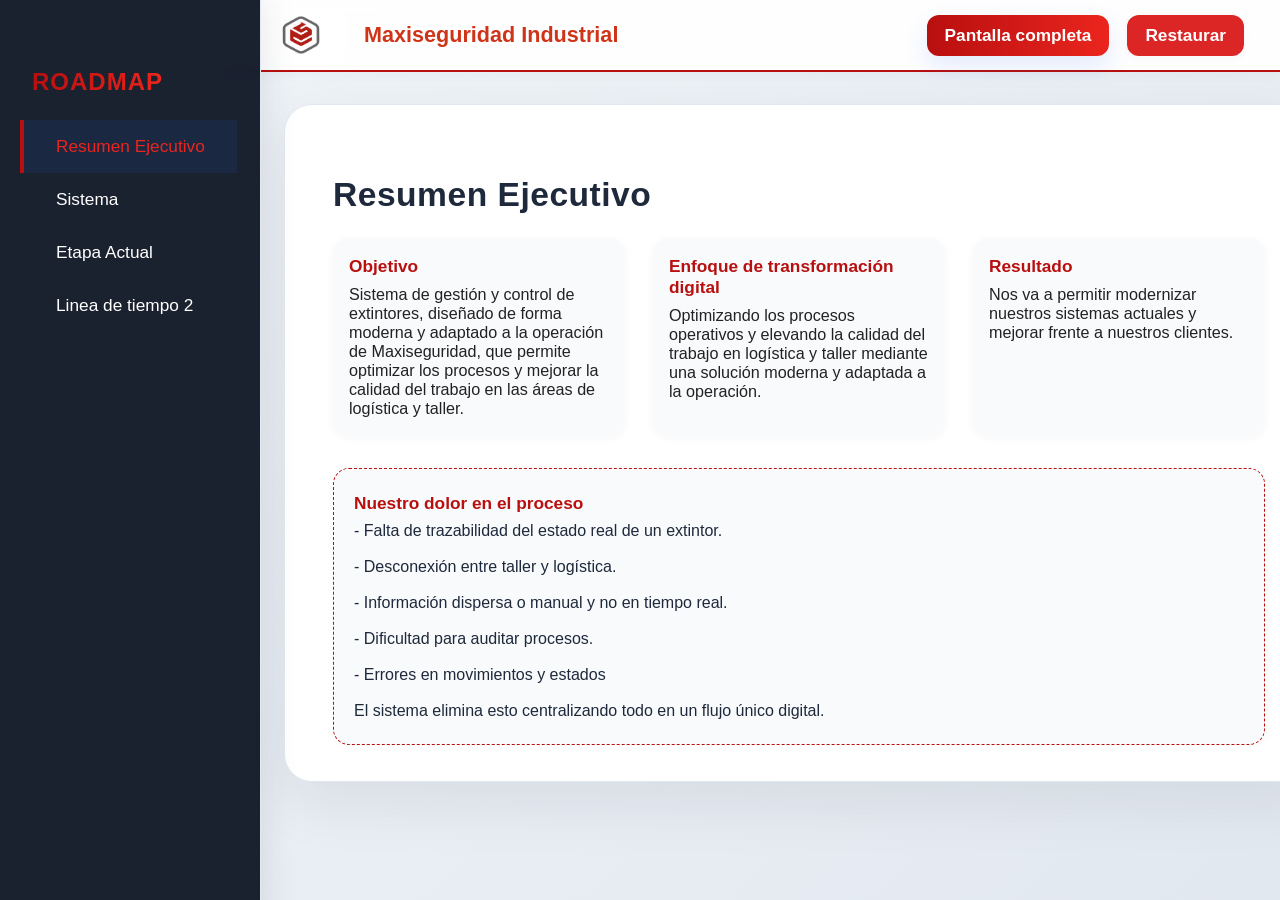
<file: roadmap.html>
<!DOCTYPE html>
<html lang="es">
<head>
  <meta charset="UTF-8">
  <meta name="viewport" content="width=device-width, initial-scale=1.0">
  <title>Roadmap Maxiseguridad</title>
  <link rel="stylesheet" href="styles.css">
</head>
<body>
  <div class="sidebar" id="sidebar"></div>
  <div class="main">
    <div class="header">
      <img src="logo-ms.jpg" class="logo">
      <div class="title">Maxiseguridad Industrial</div>
      <a href="editor.html" style="margin-left:auto;">
        <button class="btn btn-primary" style="display: none">Editar datos</button>
      </a>
      <button id="fullscreenBtn" title="Pantalla completa" class="btn btn-primary" style="margin-left:18px;">Pantalla completa</button>
      <button id="restoreBtn" title="Restaurar valores por defecto" class="btn btn-danger" style="margin-left:18px;background:#dc2626;color:#fff;">Restaurar</button>
      <div id="toast" class="toast" style="display:none;"></div>
    </div>
    <div class="page-content" id="pageContent"></div>
  </div>
  <script>
    // --- Cargar slides desde localStorage (ambos formatos) ---
    let slides = [];
    if (localStorage.getItem('roadmap_slides')) {
      try { slides = JSON.parse(localStorage.getItem('roadmap_slides')); } catch {}
    } else if (localStorage.getItem('roadmap')) {
      try { slides = JSON.parse(localStorage.getItem('roadmap')); } catch {}
    }
    if (!Array.isArray(slides) || !slides.length) {
      slides = [
        {
          "title": "Resumen Ejecutivo",
          "color": "#fff",
          "fields": [
            {
              "label": "Objetivo",
              "type": "text",
              "value": "Sistema de gestión y control de extintores, diseñado de forma moderna y adaptado a la operación de Maxiseguridad, que permite optimizar los procesos y mejorar la calidad del trabajo en las áreas de logística y taller."
            },
            {
              "label": "Enfoque de transformación digital",
              "type": "text",
              "value": "Optimizando los procesos operativos y elevando la calidad del trabajo en logística y taller mediante una solución moderna y adaptada a la operación."
            },
            {
              "label": "Resultado",
              "type": "text",
              "value": "Nos va a permitir modernizar nuestros sistemas actuales y mejorar frente a nuestros clientes."
            },
            {
              "label": "Nuestro dolor en el proceso",
              "type": "textarea",
              "value": "   - Falta de trazabilidad del estado real de un extintor.\n\n   - Desconexión entre taller y logística.\n\n   - Información dispersa o manual y no en tiempo real.\n\n   - Dificultad para auditar procesos.\n\n   - Errores en movimientos y estados\n\nEl sistema elimina esto centralizando todo en un flujo único digital."
            }
          ]
        },
        {
          "title": "Sistema",
          "color": "#f8fafc",
          "fields": [
            {
              "label": "Backend",
              "type": "text",
              "value": "Arquitectura organizada y escalable en NodeJS, Sequelize y Mysql."
            },
            {
              "label": "Frontend",
              "type": "text",
              "value": "Dashboard inicial en Vite y React JS."
            },
            {
              "label": "Negocio",
              "type": "text",
              "value": "Se inició el relevamiento funcional del sistema actual (SIGEX) y de la operatoria real del taller y su vinculo con los procesos de logistica,"
            },
            {
              "label": "Análisis del sistema actual (SIGEX)",
              "type": "textarea",
              "value": "Se realizó un relevamiento inicial de los módulos existentes, entre ellos:\n\n•Gestión de clientes, proveedores y estructuras organizativas.\n\n•Gestión de equipos y planillas de trabajo.\n\n•Módulo de logística (recorridos, retiros, órdenes).\n\n•Facturación y cobranzas.\n\n•Reportes operativos y técnicos.\n\n•Controles periódicos e integración con otros sistemas.\n\nEste análisis permite identificar tanto las funcionalidades necesarias como las oportunidades de mejora en términos de usabilidad, integración y trazabilidad.\n"
            }
          ]
        },
        {
          "title": "Etapa Actual",
          "color": "#fff",
          "fields": [
            {
              "label": "Análisis y Relevamiento Funcional",
              "type": "text",
              "value": "Actualmente el foco está en comprender el circuito operativo real, principalmente en el área técnica (taller)."
            },
            {
              "label": "Avances",
              "type": "textarea",
              "value": "•Inicio del análisis del ciclo de vida del extintor (desde ingreso al taller hasta egreso). \n\n•Identificación preliminar de etapas del proceso (recepción, inspección, reparación, carga, control, despacho)."
            },
            {
              "label": "Pendientes clave",
              "type": "textarea",
              "value": "•Definición del flujo completo junto al responsable del área de taller.\n\n•Formalización del circuito operativo ideal para su posterior implementación.\n"
            },
            {
              "label": "Próximas acciones inmediatas",
              "type": "textarea",
              "value": "•Relevamiento del circuito logístico.\n\n•Identificación de puntos de integración entre taller y logística.\n\n"
            }
          ]
        },
        {
          "title": "Linea de tiempo 2",
          "color": "#fff",
          "fields": [
            {
              "label": "Timeline",
              "type": "timeline",
              "value": [
                {
                  "semana": "Semana 1–2",
                  "titulo": "Definición de procesos",
                  "detalle": "Relevamiento completo + validación con operación",
                  "status": "done",
                  "progreso": 100
                },
                {
                  "semana": "Semana 2–3",
                  "titulo": "Modelado",
                  "detalle": "Estados, eventos y estructura backend",
                  "status": "active",
                  "progreso": 60
                },
                {
                  "semana": "Semana 3–4",
                  "titulo": "Core operativo",
                  "detalle": "Flujo completo del extintor",
                  "status": "pending",
                  "progreso": 0
                }
              ]
            }
          ]
        }
      ];
    }
    // --- Render Sidebar ---
    function renderSidebar() {
      const sb = document.getElementById('sidebar');
      sb.innerHTML = '<h2>ROADMAP</h2>';
      slides.forEach((slide, idx) => {
        const item = document.createElement('div');
        item.className = 'menu-item' + (idx === 0 ? ' active' : '');
        item.innerText = slide.title || `Slide ${idx+1}`;
        item.onclick = () => showSlide(idx);
        sb.appendChild(item);
      });
    }
    // --- Helpers para color de título ---
    function getColor(val) {
      if (!val) return '';
      if (val.startsWith('var(')) return val;
      if (val.startsWith('#') || val.startsWith('rgb')) return val;
      // Permitir nombres de color del logo
      if (val === 'rojo' || val === 'red') return 'var(--logo-red)';
      if (val === 'azul' || val === 'blue') return 'var(--logo-blue)';
      if (val === 'amarillo' || val === 'yellow') return 'var(--logo-yellow)';
      if (val === 'oscuro' || val === 'dark') return 'var(--logo-dark)';
      return val;
    }

    // --- Render Slides ---
    function renderSlides() {
      const pc = document.getElementById('pageContent');
      pc.innerHTML = '';
      slides.forEach((slide, idx) => {
        const slideDiv = document.createElement('div');
        slideDiv.className = 'slide' + (idx === 0 ? ' active' : '');
        slideDiv.style.background = slide.color || '#fff';
        // Título
        const title = document.createElement('h1');
        title.innerText = slide.title || `Slide ${idx+1}`;
        if (slide.titleColor) title.style.color = getColor(slide.titleColor);
        slideDiv.appendChild(title);
        // Campos
        if (slide.fields && slide.fields.length) {
          const grid = document.createElement('div');
          grid.className = 'grid';
          let blockFields = [];
          slide.fields.forEach(field => {
            if (field.type === 'timeline') return blockFields.push(field);
            if (field.type === 'textarea') return blockFields.push(field);
            if (field.type === 'color') return blockFields.push(field);
            // Card para tipos simples
            const card = document.createElement('div');
            card.className = 'card';
            if (field.type === 'text' || field.type === 'number') {
              const h3 = document.createElement('h3');
              h3.innerText = field.label;
              if (field.titleColor) h3.style.color = getColor(field.titleColor);
              card.appendChild(h3);
              const p = document.createElement('p');
              p.innerText = field.value;
              card.appendChild(p);
            } else if (field.type === 'image') {
              const h3 = document.createElement('h3');
              h3.innerText = field.label;
              if (field.titleColor) h3.style.color = getColor(field.titleColor);
              card.appendChild(h3);
              const img = document.createElement('img');
              img.src = field.value;
              img.alt = field.label;
              img.style.maxWidth = '100%';
              img.style.borderRadius = '8px';
              img.style.marginTop = '8px';
              card.appendChild(img);
            }
            grid.appendChild(card);
          });
          if (grid.children.length) slideDiv.appendChild(grid);
          // Bloques especiales (textarea, timeline, color)
          blockFields.forEach(field => {
            if (field.type === 'textarea') {
              const block = document.createElement('div');
              block.className = 'block';
              const h3 = document.createElement('h3');
              h3.innerText = field.label;
              if (field.titleColor) h3.style.color = getColor(field.titleColor);
              block.appendChild(h3);
              const p = document.createElement('div');
              p.innerText = field.value;
              block.appendChild(p);
              slideDiv.appendChild(block);
            } else if (field.type === 'color') {
              const block = document.createElement('div');
              block.className = 'block';
              const h3 = document.createElement('h3');
              h3.innerText = field.label;
              if (field.titleColor) h3.style.color = getColor(field.titleColor);
              block.appendChild(h3);
              const colorBox = document.createElement('div');
              colorBox.style.width = '60px';
              colorBox.style.height = '30px';
              colorBox.style.borderRadius = '6px';
              colorBox.style.background = field.value;
              colorBox.style.border = '1.5px solid #e2e8f0';
              colorBox.style.margin = '8px 0';
              block.appendChild(colorBox);
              slideDiv.appendChild(block);
            } else if (field.type === 'timeline') {
              const block = document.createElement('div');
              block.className = 'timeline-pro';
              block.innerHTML = '<div class="line"></div>';
              // Progreso global
              let total = 0, sum = 0;
              if (Array.isArray(field.value)) {
                total = field.value.length;
                sum = field.value.reduce((acc, s) => acc + (s.progreso||0), 0);
              }
              const global = document.createElement('div');
              global.style.marginBottom = '20px';
              global.innerHTML = 'Progreso total: <b>' + (total ? Math.round(sum/total) : 0) + '%</b>';
              block.appendChild(global);
              // Timeline
              if (Array.isArray(field.value)) {
                field.value.forEach((step, i) => {
                  const div = document.createElement('div');
                  div.className = 'timeline-item ' + (step.status||'');
                  div.innerHTML = `
                    <div class="timeline-card">
                      <h3${step.titleColor ? ` style=\"color:${getColor(step.titleColor)}\"` : ''}>${step.semana||''}</h3>
                      <p><b>${step.titulo||''}</b></p>
                      <p>${step.detalle||''}</p>
                      <div class="progress-bar"><div style="width:${step.progreso||0}%"></div></div>
                    </div>
                    <div class="dot"></div>
                  `;
                  block.appendChild(div);
                });
              }
              slideDiv.appendChild(block);
            }
          });
        }
        document.getElementById('pageContent').appendChild(slideDiv);
      });
    }
    // --- Navegación ---
    function showSlide(idx) {
      document.querySelectorAll('.slide').forEach((s, i) => s.classList.toggle('active', i === idx));
      document.querySelectorAll('.menu-item').forEach((m, i) => m.classList.toggle('active', i === idx));
    }
    // --- Pantalla completa ---
    document.getElementById('fullscreenBtn').onclick = function() {
      const docElm = document.documentElement;
      if (!document.fullscreenElement) {
        if (docElm.requestFullscreen) docElm.requestFullscreen();
        else if (docElm.mozRequestFullScreen) docElm.mozRequestFullScreen();
        else if (docElm.webkitRequestFullscreen) docElm.webkitRequestFullscreen();
        else if (docElm.msRequestFullscreen) docElm.msRequestFullscreen();
      } else {
        if (document.exitFullscreen) document.exitFullscreen();
        else if (document.mozCancelFullScreen) document.mozCancelFullScreen();
        else if (document.webkitExitFullscreen) document.webkitExitFullscreen();
        else if (document.msExitFullscreen) document.msExitFullscreen();
      }
    };
    // --- Toast profesional ---
    function showMessage(msg, color = '#16a34a') {
      const toast = document.getElementById('toast');
      let icon = '';
      toast.className = 'toast';
      toast.style.display = 'flex';
      if (color === '#16a34a' || color === 'var(--success)') {
        toast.classList.add('toast-success');
        icon = '✔️';
      } else if (color === '#d32f2f' || color === 'var(--danger)') {
        toast.classList.add('toast-error');
        icon = '❌';
      } else {
        icon = 'ℹ️';
      }
      toast.innerHTML = `<span style='font-size:1.35em;margin-right:6px;'>${icon}</span> <span>${msg}</span>`;
      setTimeout(() => { toast.classList.add('toast-show'); }, 10);
      setTimeout(() => {
        toast.classList.remove('toast-show');
        setTimeout(() => { toast.className = 'toast'; toast.innerHTML = ''; toast.style.display = 'none'; }, 400);
      }, 2200);
    }

    // --- Restaurar valores por defecto ---
    document.getElementById('restoreBtn').onclick = function() {
      if (confirm('¿Seguro que quieres restaurar los valores por defecto? Se perderán los cambios no guardados.')) {
        localStorage.removeItem('roadmap_slides');
        localStorage.removeItem('roadmap');
        // JSON por defecto (idéntico al inicial)
        slides = [
          {
            "title": "Resumen Ejecutivo",
            "color": "#fff",
            "fields": [
              {
                "label": "Objetivo",
                "type": "text",
                "value": "Sistema de gestión y control de extintores, diseñado de forma moderna y adaptado a la operación de Maxiseguridad, que permite optimizar los procesos y mejorar la calidad del trabajo en las áreas de logística y taller."
              },
              {
                "label": "Enfoque de transformación digital",
                "type": "text",
                "value": "Optimizando los procesos operativos y elevando la calidad del trabajo en logística y taller mediante una solución moderna y adaptada a la operación."
              },
              {
                "label": "Resultado",
                "type": "text",
                "value": "Nos va a permitir modernizar nuestros sistemas actuales y mejorar frente a nuestros clientes."
              },
              {
                "label": "Nuestro dolor en el proceso",
                "type": "textarea",
                "value": "   - Falta de trazabilidad del estado real de un extintor.\n\n   - Desconexión entre taller y logística.\n\n   - Información dispersa o manual y no en tiempo real.\n\n   - Dificultad para auditar procesos.\n\n   - Errores en movimientos y estados\n\nEl sistema elimina esto centralizando todo en un flujo único digital."
              }
            ]
          },
          {
            "title": "Sistema",
            "color": "#f8fafc",
            "fields": [
              {
                "label": "Backend",
                "type": "text",
                "value": "Arquitectura organizada y escalable en NodeJS, Sequelize y Mysql."
              },
              {
                "label": "Frontend",
                "type": "text",
                "value": "Dashboard inicial en Vite y React JS."
              },
              {
                "label": "Negocio",
                "type": "text",
                "value": "Se inició el relevamiento funcional del sistema actual (SIGEX) y de la operatoria real del taller y su vinculo con los procesos de logistica,"
              },
              {
                "label": "Análisis del sistema actual (SIGEX)",
                "type": "textarea",
                "value": "Se realizó un relevamiento inicial de los módulos existentes, entre ellos:\n\n•Gestión de clientes, proveedores y estructuras organizativas.\n\n•Gestión de equipos y planillas de trabajo.\n\n•Módulo de logística (recorridos, retiros, órdenes).\n\n•Facturación y cobranzas.\n\n•Reportes operativos y técnicos.\n\n•Controles periódicos e integración con otros sistemas.\n\nEste análisis permite identificar tanto las funcionalidades necesarias como las oportunidades de mejora en términos de usabilidad, integración y trazabilidad.\n"
              }
            ]
          },
          {
            "title": "Etapa Actual",
            "color": "#fff",
            "fields": [
              {
                "label": "Análisis y Relevamiento Funcional",
                "type": "text",
                "value": "Actualmente el foco está en comprender el circuito operativo real, principalmente en el área técnica (taller)."
              },
              {
                "label": "Avances",
                "type": "textarea",
                "value": "•Inicio del análisis del ciclo de vida del extintor (desde ingreso al taller hasta egreso). \n\n•Identificación preliminar de etapas del proceso (recepción, inspección, reparación, carga, control, despacho)."
              },
              {
                "label": "Pendientes clave",
                "type": "textarea",
                "value": "•Definición del flujo completo junto al responsable del área de taller.\n\n•Formalización del circuito operativo ideal para su posterior implementación.\n"
              },
              {
                "label": "Próximas acciones inmediatas",
                "type": "textarea",
                "value": "•Relevamiento del circuito logístico.\n\n•Identificación de puntos de integración entre taller y logística.\n\n"
              }
            ]
          },
          {
            "title": "Roadmap de Avance por Etapas",
            "color": "#fff",
            "fields": [
              {
                "label": "Timeline",
                "type": "timeline",
                "value": [
                  {
                    "semana": "Etapa 1",
                    "titulo": "Definición del proceso operativo",
                    "detalle": "Formalización del flujo del taller, relevamiento del circuito logístico e identificación de puntos de integración entre áreas.",
                    "status": "done",
                    "progreso": 100
                  },
                  {
                    "semana": "Etapa 2",
                    "titulo": "Modelado del sistema",
                    "detalle": "Definición de estados del extintor, modelado de eventos y transiciones, y diseño de la estructura de datos y lógica backend.",
                    "status": "active",
                    "progreso": 60
                  },
                  {
                    "semana": "Etapa 3",
                    "titulo": "Desarrollo del módulo operativo",
                    "detalle": "Implementación del circuito operativo del extintor, registro de tareas técnicas, control de insumos e integración con logística (salidas y despachos).",
                    "status": "pending",
                    "progreso": 0
                  },
                  {
                    "semana": "Etapa 4",
                    "titulo": "Desarrollo de interfaces",
                    "detalle": "Interfaces optimizadas para operarios con foco en velocidad y simplicidad, dashboard de seguimiento operativo y mejora de experiencia de usuario.",
                    "status": "pending",
                    "progreso": 0
                  },
                  {
                    "semana": "Etapa 5",
                    "titulo": "Facturación y administración",
                    "detalle": "Generación de órdenes de facturación, vinculación con clientes y servicios, y desarrollo de reportes de gestión.",
                    "status": "pending",
                    "progreso": 0
                  },
                  {
                    "semana": "Etapa 6",
                    "titulo": "Testing y validación operativa",
                    "detalle": "Pruebas con datos reales, validación de roles y seguridad, y ajustes basados en el uso operativo.",
                    "status": "pending",
                    "progreso": 0
                  },
                  {
                    "semana": "Etapa 7",
                    "titulo": "Puesta en producción",
                    "detalle": "Implementación progresiva del sistema, acompañamiento a usuarios finales y ciclo de mejoras continuas en base a feedback operativo.",
                    "status": "pending",
                    "progreso": 0
                  }
                ]
              }
            ]
          }
        ];
        renderSidebar();
        renderSlides();
        showMessage('¡Valores restaurados por defecto!','var(--success)');
      }
    };

    // --- Init ---
    renderSidebar();
    renderSlides();
  </script>
</body>
</html>
</file>
<file: styles.css>
/* styles.css limpio, sin nesting ni duplicados, con sistema de componentes y botones */
/* 1. Variables y tokens base */
:root {
  --primary: #b80f0f;
  --primary-dark: #cf3419;
  --accent: #eb251e;
  --logo-blue: #960707;
  --logo-yellow: #fbbf24;
  --logo-red: #e11d2a;
  --logo-dark: #1e293b;
  --bg: linear-gradient(135deg, #f1f5f9 0%, #e2e8f0 100%);
  --text: #1e293b;
  --muted: #64748b;
  --card: #fff;
  --border: #e2e8f0;
  --shadow: 0 20px 60px rgba(15,23,42,0.08);
  --radius: 16px;
  --radius-lg: 24px;
  --radius-xl: 32px;
  --transition: 0.18s cubic-bezier(.4,2,.6,1);
}

/* 2. Layout base */
body {
  margin: 0;
  font-family: 'Inter', 'Segoe UI', Arial, sans-serif;
  background: var(--bg);
  color: var(--text);
  min-height: 100vh;
  display: flex;
  scrollbar-width: thin;
  scrollbar-color: #cbd5e1 transparent;
}
::-webkit-scrollbar {
  width: 8px;
}
::-webkit-scrollbar-thumb {
  background: #cbd5e1;
  border-radius: 8px;
}

.sidebar {
  width: 220px;
  background: rgba(17,24,39,0.92);
  color: #fff;
  padding: 36px 20px 0 20px;
  box-shadow: 2px 0 16px 0 rgba(30,41,59,0.08);
  display: flex;
  flex-direction: column;
  align-items: flex-start;
  backdrop-filter: blur(6px);
  border-right: 1.5px solid #e2e8f0;
  min-height: 100vh;
  position: fixed;
  left: 0;
  top: 0;
  z-index: 10;
}
.sidebar h2 {
  font-size: 1.5rem;
  font-weight: 700;
  color: var(--logo-yellow);
  margin: 32px 0 24px 12px;
  letter-spacing: 1px;
  background: linear-gradient(90deg, var(--primary), var(--accent));
  -webkit-background-clip: text;
  -webkit-text-fill-color: transparent;
}
.menu-item {
  padding: 16px 32px;
  font-size: 1.08rem;
  color: #fff;
  cursor: pointer;
  border-left: 4px solid transparent;
  transition: background var(--transition), border-color var(--transition);
  width: 100%;
}
.menu-item.active, .menu-item:hover {
  background: rgba(37,99,235,0.10);
  border-left: 4px solid var(--primary);
  color: var(--accent);
  width: fit-content;
}
.main {
  flex: 1;
  display: flex;
  flex-direction: column;
  min-width: 0;
  background: transparent;
  margin-left: 220px;
  min-height: 100vh;
}
.header {
  height: 70px;
  background: rgba(255,255,255,0.92);
  border-bottom: 2.5px solid var(--primary);
  display: flex;
  align-items: center;
  padding: 0 36px;
  box-shadow: 0 2px 12px 0 rgba(44,62,80,0.04);
  backdrop-filter: blur(6px);
  position: sticky;
  top: 0;
  z-index: 5;
}
.logo {
  width: 90px;
  height: 50px;
  border-radius: 12px;
  margin-right: 18px;
}
.title {
  font-size: 1.35rem;
  font-weight: 700;
  color: var(--primary-dark);
  margin-right: 24px;
}
.page-content {
  flex: 1;
  padding: 32px 5vw 32px 5vw;
  overflow-y: auto;
  background: transparent;
  min-width: 0;
}

/* 3. Componentes visuales */
.slide {
  display: none;
  width: 100%;
  max-width: 1400px;
  margin: 0 auto 32px auto;
  box-shadow: var(--shadow);
  border-radius: var(--radius-lg);
  background: rgba(255,255,255,0.92);
  padding: 44px 44px 32px 44px;
  min-height: 540px;
  position: relative;
  animation: fadeIn 0.4s;
  backdrop-filter: blur(8px);
  transition: box-shadow var(--transition), background var(--transition);
}
.slide.active {
  display: block;
}
.slide h1 {
  font-size: 2.1rem;
  font-weight: 700;
  margin-bottom: 24px;
  letter-spacing: 0.5px;
}
.grid {
  display: grid;
  grid-template-columns: repeat(auto-fit, minmax(280px, 1fr));
  gap: 28px;
  margin-bottom: 24px;
}
.card {
  background: #f8fafc;
  border-radius: var(--radius);
  box-shadow: 0 2px 8px 0 rgba(44,62,80,0.04);
  padding: 18px 16px;
  display: flex;
  flex-direction: column;
  align-items: flex-start;
  min-height: 80px;
}
.card h3 {
  margin: 0 0 8px 0;
  font-size: 1.08rem;
  color: var(--primary);
  font-weight: 600;
}
.card p {
  margin: 0;
  color: #222;
  font-size: 1.01rem;
}
.block {
  margin-top: 32px;
  padding: 24px 20px;
  background: #f8fafc;
  border: 1.5px dashed var(--primary);
  border-radius: var(--radius);
  box-shadow: 0 2px 8px 0 rgba(44,62,80,0.03);
}
.block h3 {
  margin: 0 0 8px 0;
  font-size: 1.08rem;
  color: var(--primary);
  font-weight: 600;
}

/* Timeline y progreso */
.timeline-pro {
  position: relative;
  margin: 32px 0 0 0;
  padding: 0;
  background: none;
}
.timeline-pro .line {
  position: absolute;
  left: 50%;
  top: 0;
  width: 4px;
  height: 100%;
  background: #e2e8f0;
  transform: translateX(-50%);
  z-index: 0;
}
.timeline-item {
  position: relative;
  width: 50%;
  padding: 20px 40px;
  z-index: 1;
  left: 0;
  text-align: right;
}
.timeline-item:nth-child(even) {
  left: 50%;
  text-align: left;
}
.timeline-card {
  background: #fff;
  padding: 22px 20px;
  border-radius: var(--radius);
  border-left: 4px solid var(--primary);
  box-shadow: 0 4px 16px 0 rgba(44,62,80,0.06);
  position: relative;
  min-width: 180px;
  min-height: 80px;
  display: inline-block;
  transition: transform var(--transition);
  cursor: pointer;
}
.progress-bar {
  height: 6px;
  background: #e2e8f0;
  border-radius: 4px;
  margin-top: 10px;
  overflow: hidden;
}
.progress-bar div {
  height: 100%;
  background: var(--accent);
  transition: width 0.3s;
}
.timeline-card h3 {
  margin: 0 0 6px 0;
  color: var(--primary-dark);
}
.timeline-card p {
  margin: 0;
  color: var(--muted);
  font-size: 0.95rem;
}
.timeline-card:hover {
  transform: translateY(-2px);
}
.timeline-item .dot {
  position: absolute;
  top: 32px;
  left: 100%;
  width: 16px;
  height: 16px;
  background: var(--primary);
  border-radius: 50%;
  transform: translateX(-50%);
  border: 2.5px solid #fff;
  box-shadow: 0 2px 8px 0 rgba(44,62,80,0.10);
}
.timeline-item:nth-child(even) .dot {
  left: 0%;
}
.timeline-item.done .timeline-card {
  opacity: 0.7;
  border-left: 4px solid #16a34a;
}
.timeline-item.done .dot {
  background: #16a34a;
}
.timeline-item.active .timeline-card {
  border-left: 4px solid var(--accent);
  transform: scale(1.04);
  box-shadow: 0 6px 24px 0 rgba(37,99,235,0.10);
}
.line-progress {
  position: absolute;
  top: 0;
  left: 50%;
  width: 4px;
  height: 0%;
  background: var(--primary);
  transform: translateX(-50%);
  transition: height 0.8s cubic-bezier(.4,2,.6,1);
  z-index: 2;
}

/* 4. Sistema de botones */
.btn {
  display: inline-flex;
  align-items: center;
  justify-content: center;
  gap: 0.5em;
  font-size: 1.08rem;
  font-weight: 600;
  border-radius: 12px;
  border: none;
  padding: 10px 18px;
  cursor: pointer;
  transition: background var(--transition), color var(--transition), box-shadow var(--transition);
  box-shadow: 0 2px 8px 0 rgba(44,62,80,0.04);
  background: #e2e8f0;
  color: var(--primary-dark);
}
.btn-primary {
  background: linear-gradient(90deg, var(--primary), var(--accent));
  color: #fff;
  box-shadow: 0 10px 24px rgba(37,99,235,0.13);
}
.btn-primary:hover {
  background: linear-gradient(90deg, var(--primary-dark), var(--accent));
  color: #fff;
  box-shadow: 0 18px 40px rgba(37,99,235,0.18);
}
.btn-ghost {
  background: transparent;
  color: var(--primary);
  border: 1.5px solid var(--primary);
}
.btn-ghost:hover {
  background: var(--primary);
  color: #fff;
}
.btn-icon {
  padding: 8px 10px;
  border-radius: 50%;
  background: #f1f5f9;
  color: var(--primary);
  font-size: 1.2rem;
}
.btn-icon:hover {
  background: var(--primary);
  color: #fff;
}

/* 5. Inputs y campos pro */
input, textarea, select {
  border: 1.5px solid var(--border);
  border-radius: 12px;
  padding: 10px 12px;
  font-size: 1.01rem;
  outline: none;
  transition: all 0.2s;
  background: #fff;
}
input:focus, textarea:focus, select:focus {
  border-color: var(--primary);
  box-shadow: 0 0 0 4px rgba(37,99,235,0.10);
}

/* 6. Responsive */
@media (max-width: 900px) {
  .sidebar { display: none; }
  .main { margin-left: 0; }
  .slide { padding: 18px 4vw 18px 4vw; }
}
@media (max-width: 700px) {
  .slide { padding: 12px 2vw; }
  .grid { grid-template-columns: 1fr; }
}

@keyframes fadeIn {
  from { opacity: 0; transform: translateY(24px); }
  to { opacity: 1; transform: none; }
}
body {
  margin: 0;
  font-family: 'Inter', 'Segoe UI', Arial, sans-serif;
  background: var(--bg);
  color: var(--text);
  min-height: 100vh;
  display: flex;
  /* Scrollbar custom */
  scrollbar-width: thin;
  scrollbar-color: #cbd5e1 transparent;
}
::-webkit-scrollbar {
  width: 8px;
}
::-webkit-scrollbar-thumb {
  background: #cbd5e1;
  border-radius: 8px;
}
::-webkit-scrollbar {
  width: 8px;
}
::-webkit-scrollbar-thumb {
  background: #cbd5e1;
  border-radius: 8px;
}
.sidebar {
  width: 220px;
  background: rgba(17,24,39,0.92);
  color: #fff;
  padding: 36px 20px 0 20px;
  box-shadow: 2px 0 16px 0 rgba(30,41,59,0.08);
  display: flex;
  flex-direction: column;
  align-items: flex-start;
  backdrop-filter: blur(6px);
  border-right: 1.5px solid #e2e8f0;
}
.main {
  flex: 1;
  display: flex;
  flex-direction: column;
  min-width: 0;
  background: transparent;
}
.header {
  height: 70px;
  background: rgba(255,255,255,0.92);
  border-bottom: 2.5px solid var(--primary);
  display: flex;
  align-items: center;
  padding: 0 36px;
  box-shadow: 0 2px 12px 0 rgba(44,62,80,0.04);
  backdrop-filter: blur(6px);
}
  .sidebar {
    width: 220px;
    background: rgba(17,24,39,0.96);
    color: #fff;
    padding: 36px 20px 0 20px;
    box-shadow: 4px 0 32px 0 rgba(30,41,59,0.10);
    display: flex;
    flex-direction: column;
    align-items: flex-start;
    backdrop-filter: blur(8px);
    border-right: 1.5px solid #e2e8f0;
  }
.slide {
  width: 100%;
  max-width: 1400px;
  margin: 0 auto 0 auto;
  box-shadow: var(--shadow);
  border-radius: 24px;
  background: rgba(255,255,255,0.92);
  padding: 44px 44px 32px 44px;
  min-height: 540px;
  position: relative;
  .header {
    height: 70px;
    background: rgba(255,255,255,0.96);
    border-bottom: 2.5px solid var(--primary);
    display: flex;
    align-items: center;
    padding: 0 36px;
    box-shadow: 0 2px 12px 0 rgba(44,62,80,0.04);
    backdrop-filter: blur(8px);
  }
  backdrop-filter: blur(8px);
  transition: box-shadow 0.2s, background 0.2s;
}
.slide:hover {
  box-shadow: 0 24px 60px rgba(37,99,235,0.10);
  background: rgba(255,255,255,0.98);
}
.page-content {
  flex: 1;
  padding: 32px 5vw 32px 5vw;
  overflow-y: auto;
  background: transparent;
  min-width: 0;
  .slide {
    width: 100%;
    max-width: 1400px;
    margin: 0 auto 0 auto;
    box-shadow: var(--shadow);
    border-radius: 28px;
    background: rgba(255,255,255,0.98);
    padding: 48px 48px 36px 48px;
    min-height: 540px;
    position: relative;
    backdrop-filter: blur(12px);
    transition: box-shadow 0.2s, background 0.2s;
    border: 1.5px solid #e0e7ef;
  }
  display: flex;
  flex-direction: column;
  align-items: stretch;
  justify-content: flex-start;
}
.grid {
  .grid {
    display: grid;
    grid-template-columns: repeat(auto-fit, minmax(320px, 1fr));
    gap: 32px;
    margin-bottom: 28px;
  }
  display: grid;
  grid-template-columns: repeat(auto-fit, minmax(280px, 1fr));
  gap: 28px;
  margin-bottom: 24px;
}
.block {
  margin-top: 32px;
  padding: 24px 20px;
  .block {
    margin-top: 32px;
    padding: 24px 20px;
    background: #f8fafc;
    border: 1.5px dashed var(--primary);
    border-radius: 18px;
    box-shadow: 0 4px 16px 0 rgba(44,62,80,0.04);
  }
  background: #f8fafc;
  border: 1.5px dashed var(--primary);
  border-radius: 16px;
  box-shadow: 0 2px 8px 0 rgba(44,62,80,0.03);
}
.editable-view {
  cursor: pointer;
  background: #f8fafc;
  border-radius: 10px;
  .editable-view {
    cursor: pointer;
    background: #f8fafc;
    border-radius: 12px;
    padding: 14px 16px;
    min-height: 48px;
    transition: background 0.18s, box-shadow 0.18s;
    box-shadow: 0 2px 8px 0 rgba(44,62,80,0.04);
  }
  padding: 12px 14px;
  min-height: 48px;
  transition: background 0.18s, box-shadow 0.18s;
  box-shadow: 0 1px 4px 0 rgba(44,62,80,0.04);
}
.editable-view:hover {
  background: #e0e7ef;
  box-shadow: 0 4px 16px 0 rgba(44,62,80,0.10);
}
  .editor {
    position: fixed;
    inset: 0;
    background: rgba(0,0,0,0.4);
    display: flex;
    align-items: center;
    justify-content: center;
    z-index: 9999;
  }
.editor {
  position: fixed;
  inset: 0;
  background: rgba(0,0,0,0.4);
  display: flex;
  align-items: center;
  justify-content: center;
  z-index: 9999;
}
.editor-box {
  width: 600px;
  .editor-box {
    width: 600px;
    background: rgba(255,255,255,0.99);
    border-radius: 22px;
    padding: 32px 28px;
    display: flex;
    flex-direction: column;
    gap: 20px;
    box-shadow: 0 16px 48px rgba(44,62,80,0.13);
    backdrop-filter: blur(10px);
  }
  background: rgba(255,255,255,0.98);
  border-radius: 18px;
  padding: 28px 24px;
  display: flex;
  flex-direction: column;
  .editor-actions {
    display: flex;
    gap: 16px;
    justify-content: flex-end;
  }
  gap: 18px;
  box-shadow: 0 10px 40px rgba(44,62,80,0.10);
  backdrop-filter: blur(8px);
}
.editor-actions {
  display: flex;
  gap: 14px;
  justify-content: flex-end;
}
#editorInput {
  #editorInput {
    min-height: 100px;
    font-size: 1.08rem;
    border-radius: 12px;
    border: 1.5px solid var(--border);
    padding: 16px;
    resize: vertical;
    background: #f8fafc;
    transition: border 0.18s, box-shadow 0.18s;
  }
  min-height: 100px;
  font-size: 1.08rem;
  border-radius: 10px;
  border: 1.5px solid var(--border);
  #editorInput:focus {
    border-color: var(--primary);
    box-shadow: 0 0 0 4px rgba(37,99,235,0.10);
  }
  padding: 14px;
  resize: vertical;
  background: #f8fafc;
  .hidden {
    display: none;
  }
  /* Botones modernos */
  .editor-actions button, .add-btn, .save-btn {
    background: linear-gradient(135deg, var(--primary), var(--accent));
    color: white;
    border-radius: 14px;
    padding: 12px 22px;
    font-weight: 700;
    box-shadow: 0 10px 24px rgba(37,99,235,0.13);
    transition: all 0.2s ease;
    border: none;
    font-size: 1.08rem;
    cursor: pointer;
  }
  .editor-actions button:hover, .add-btn:hover, .save-btn:hover {
    transform: translateY(-2px);
    box-shadow: 0 18px 40px rgba(37,99,235,0.18);
  }
  /* Inputs pro */
  input, textarea, select {
    border: 1.5px solid var(--border);
    border-radius: 12px;
    padding: 10px 12px;
    font-size: 1.01rem;
    outline: none;
    transition: all 0.2s;
    background: #fff;
  }
  input:focus, textarea:focus, select:focus {
    border-color: var(--primary);
    box-shadow: 0 0 0 4px rgba(37,99,235,0.10);
  }
  @media (max-width: 900px) {
    .sidebar { display: none; }
    .main { padding-left: 0; }
    .slide { padding: 18px 4vw 18px 4vw; }
  }
  @media (max-width: 700px) {
    .editor-box { width: 98vw; padding: 12px 2vw; }
    .slide { padding: 12px 2vw; }
    .grid { grid-template-columns: 1fr; }
  }
  transition: border 0.18s, box-shadow 0.18s;
}
#editorInput:focus {
  border-color: var(--accent);
  box-shadow: 0 0 0 4px rgba(37,99,235,0.08);
}
.hidden {
  display: none;
}
/* Botones modernos */
.editor-actions button, .add-btn, .save-btn {
  background: linear-gradient(135deg, #2563eb, #3b82f6);
  color: white;
  border-radius: 12px;
  padding: 10px 18px;
  font-weight: 600;
  box-shadow: 0 10px 20px rgba(37,99,235,0.12);
  transition: all 0.2s ease;
  border: none;
  font-size: 1.08rem;
  cursor: pointer;
}
.editor-actions button:hover, .add-btn:hover, .save-btn:hover {
  transform: translateY(-1px);
  box-shadow: 0 14px 30px rgba(37,99,235,0.18);
}
/* Inputs pro */
input, textarea, select {
  border: 1.5px solid var(--border);
  border-radius: 10px;
  padding: 8px 10px;
  font-size: 0.98rem;
  outline: none;
  transition: all 0.2s;
  background: #fff;
}
input:focus, textarea:focus, select:focus {
  border-color: var(--accent);
  box-shadow: 0 0 0 4px rgba(37,99,235,0.08);
}
@media (max-width: 900px) {
  .sidebar { display: none; }
  .main { padding-left: 0; }
  .slide { padding: 18px 4vw 18px 4vw; }
}
@media (max-width: 700px) {
  .editor-box { width: 98vw; padding: 12px 2vw; }
  .slide { padding: 12px 2vw; }
  .grid { grid-template-columns: 1fr; }
}
</file>
